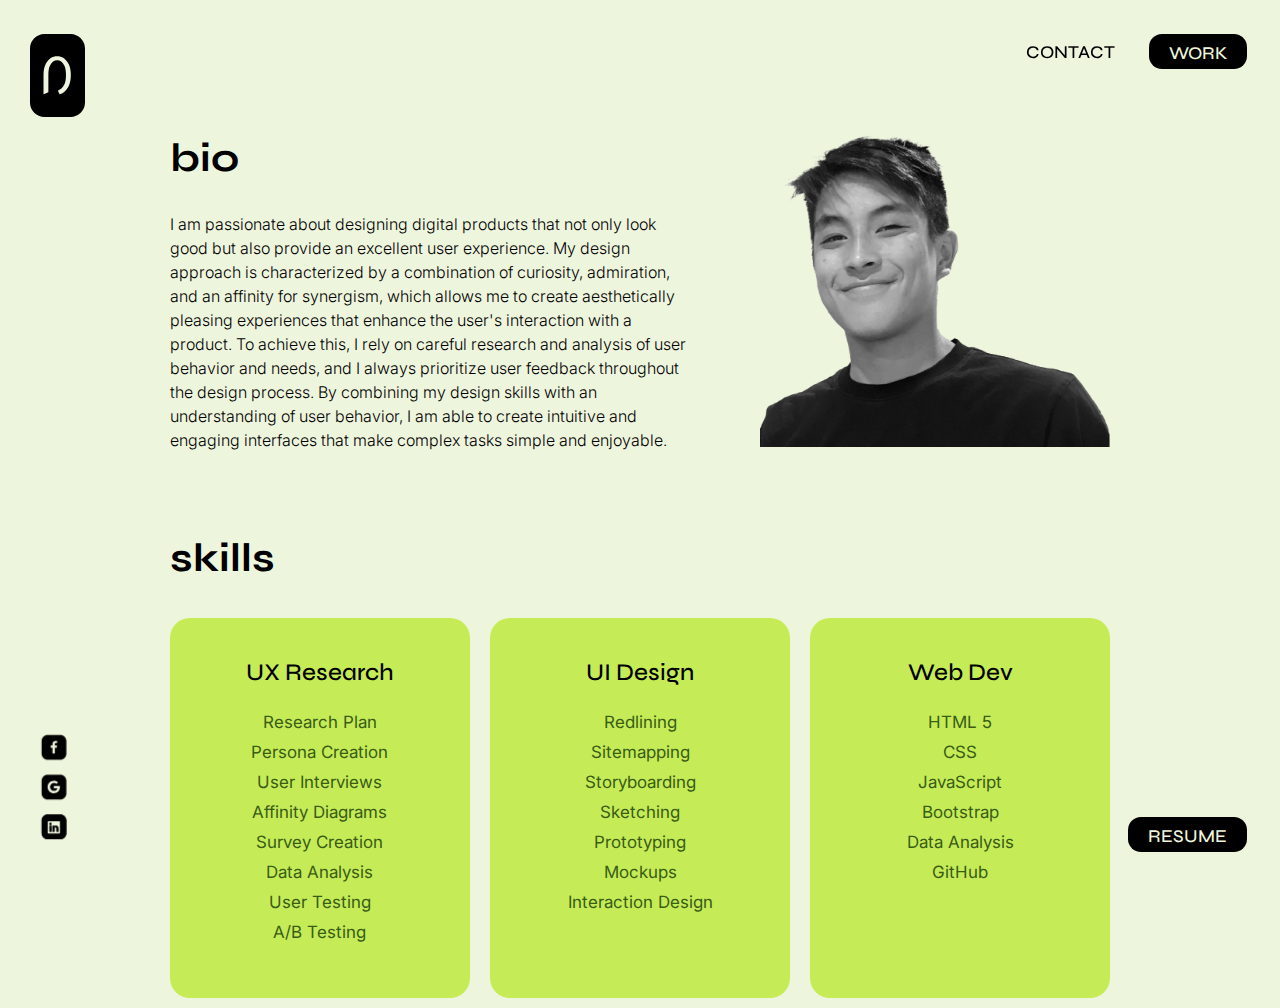
<file: about.html>
<!DOCTYPE html>
<html>
    <head>
        <title>About</title>
        <link rel="stylesheet" href="css/style_2.css">
        <a href="index.html"></a>
    </head>
    <body>  
        <header>
            <div>
                <img href="about.html" src="images/portfolio_logo.svg" alt="Nick Ly logo" class="logo">
            </div>
            <div>
                <img src="images/socials.2.svg" alt="socials" class="socials">
            </div>
            <div> 
                <button class="resume">RESUME</button>
            </div>
            <nav>
                <ul class="nav_links">
                    <li><a href="#" class="contact-btn">CONTACT</a></li>
                </ul>
                <a href="index.html#work" id="#work" class="work-btn">WORK</a>
            </nav>
                <div class="container">
                    <button class="hamburger">
                        <div class="bar"></div>
                    </button>
                </div>
            </header>

            <nav class="mobile-nav">
                <h3>nick_ly</h3>
                <a href="index.html#work" id="#work" class="m-work-btn">WORK</a>
                <a href="#"  class="m-resume-btn">RESUME</a>
                <a href="#">CONTACT</a>
                <img src="images/socials.svg" class="m-socials">
            </nav>
        
        <div class="hero-container">
            <div class="text">
                <h1>bio</h1>
                <p class="paragraph">
                    I am passionate about designing digital products that not only look good 
                    but also provide an excellent user experience. My design approach is 
                    characterized by a combination of curiosity, admiration, and an affinity 
                    for synergism, which allows me to create aesthetically pleasing experiences 
                    that enhance the user's interaction with a product. To achieve this, I rely 
                    on careful research and analysis of user behavior and needs, and I always 
                    prioritize user feedback throughout the design process. By combining my 
                    design skills with an understanding of user behavior, I am able to create 
                    intuitive and engaging interfaces that make complex tasks simple and enjoyable.
                </p>
                <h1 class="section-title">skills</h1>
            </div>
            <div class="image">
                <img src="images/Profile_Headshot.png" alt="Nick's Headshot" class="hero-image"> 
            </div>
        </div>

        <div class="contain">
            <div class="column">
                <h2>UX Research</h2>
                <ul class="list">
                    <li>Research Plan</li>
                    <li>Persona Creation</li>
                    <li>User Interviews</li>
                    <li>Affinity Diagrams</li>
                    <li>Survey Creation</li>
                    <li>Data Analysis</li>
                    <li>User Testing</li>
                    <li>A/B Testing</li>
                </ul>
            </div>
            <div class="column">
                <h2>UI Design</h2>
                <ul class="list">
                    <li>Redlining</li>
                    <li>Sitemapping</li>
                    <li>Storyboarding</li>
                    <li>Sketching</li>
                    <li>Prototyping</li>
                    <li>Mockups</li>
                    <li>Interaction Design</li>
                </ul>
            </div>
            <div class="column">
                <h2>Web Dev</h2>
                <ul class="list">
                    <li>HTML 5</li>
                    <li>CSS</li>
                    <li>JavaScript</li>
                    <li>Bootstrap</li>
                    <li>Data Analysis</li>
                    <li>GitHub</li>
                </ul>
            </div>
        </div>

    </body>
    <script src="js/index.js"></script>
</html>
</file>
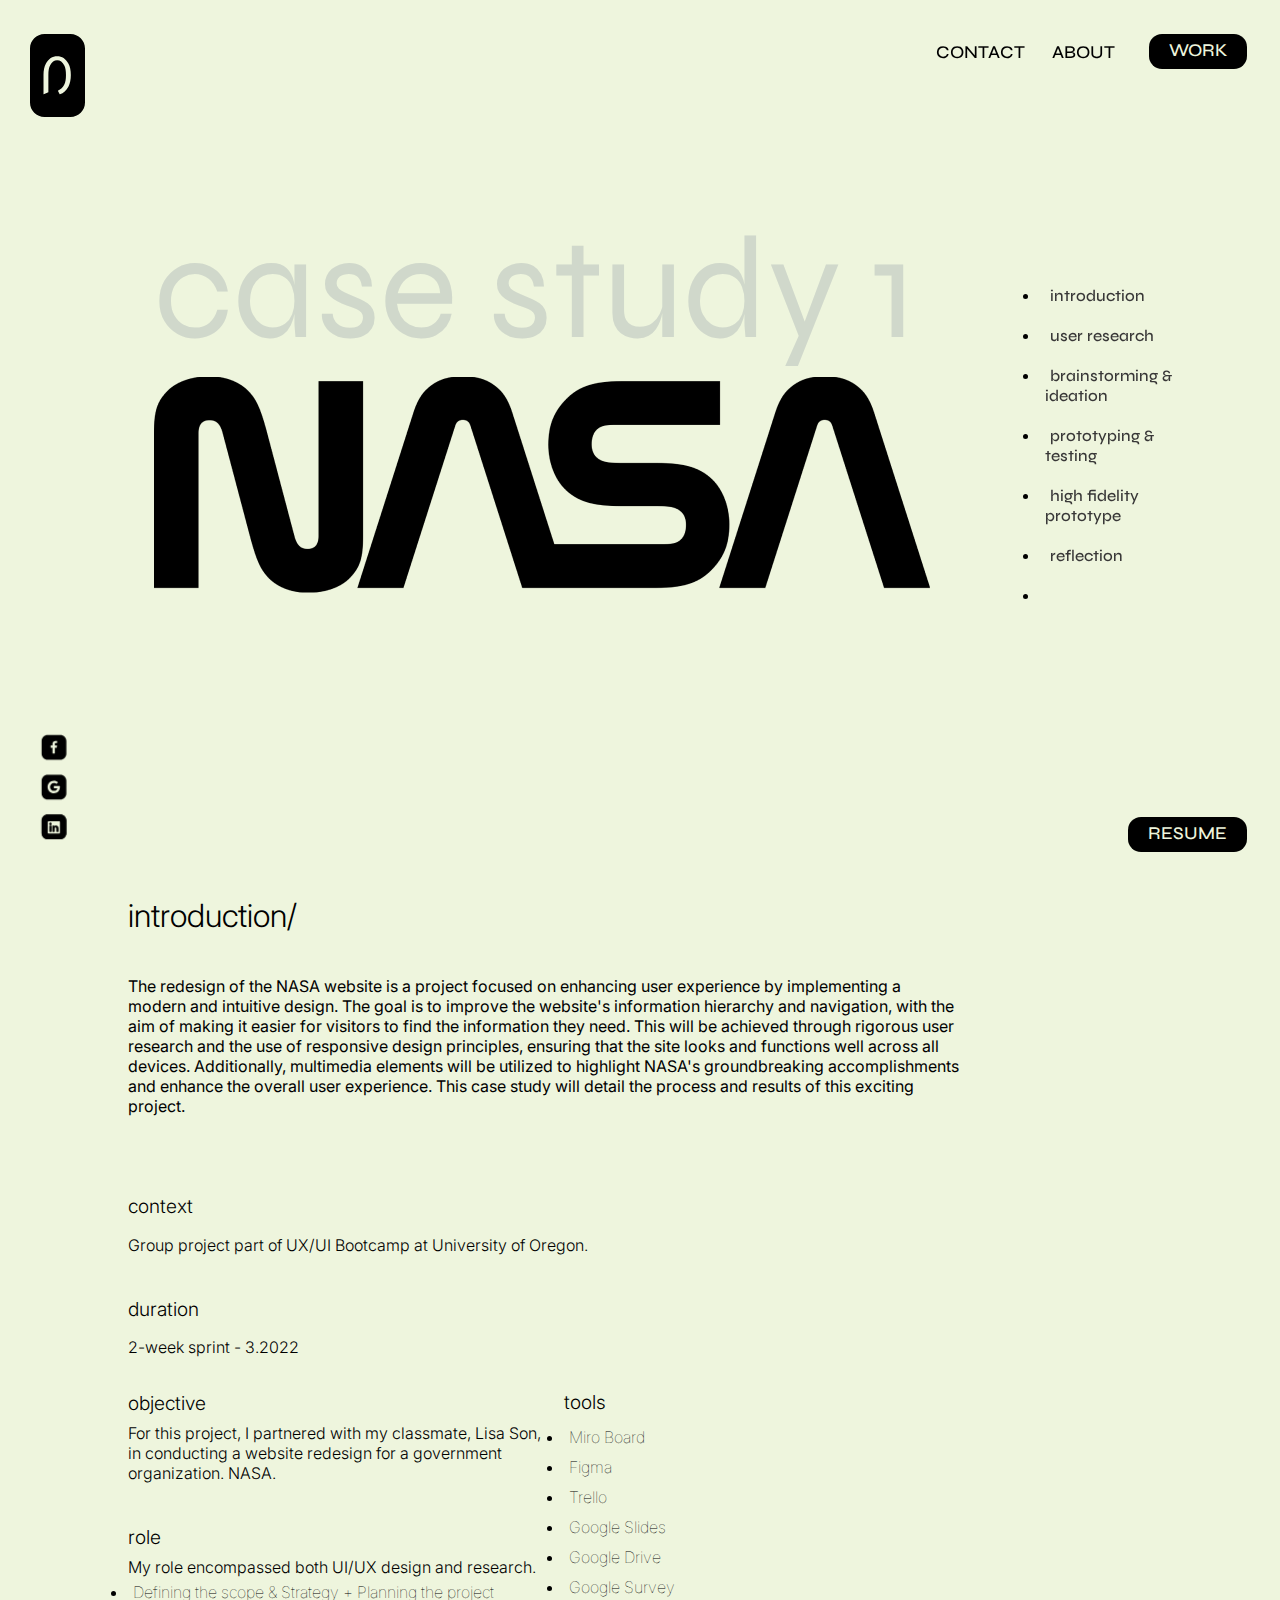
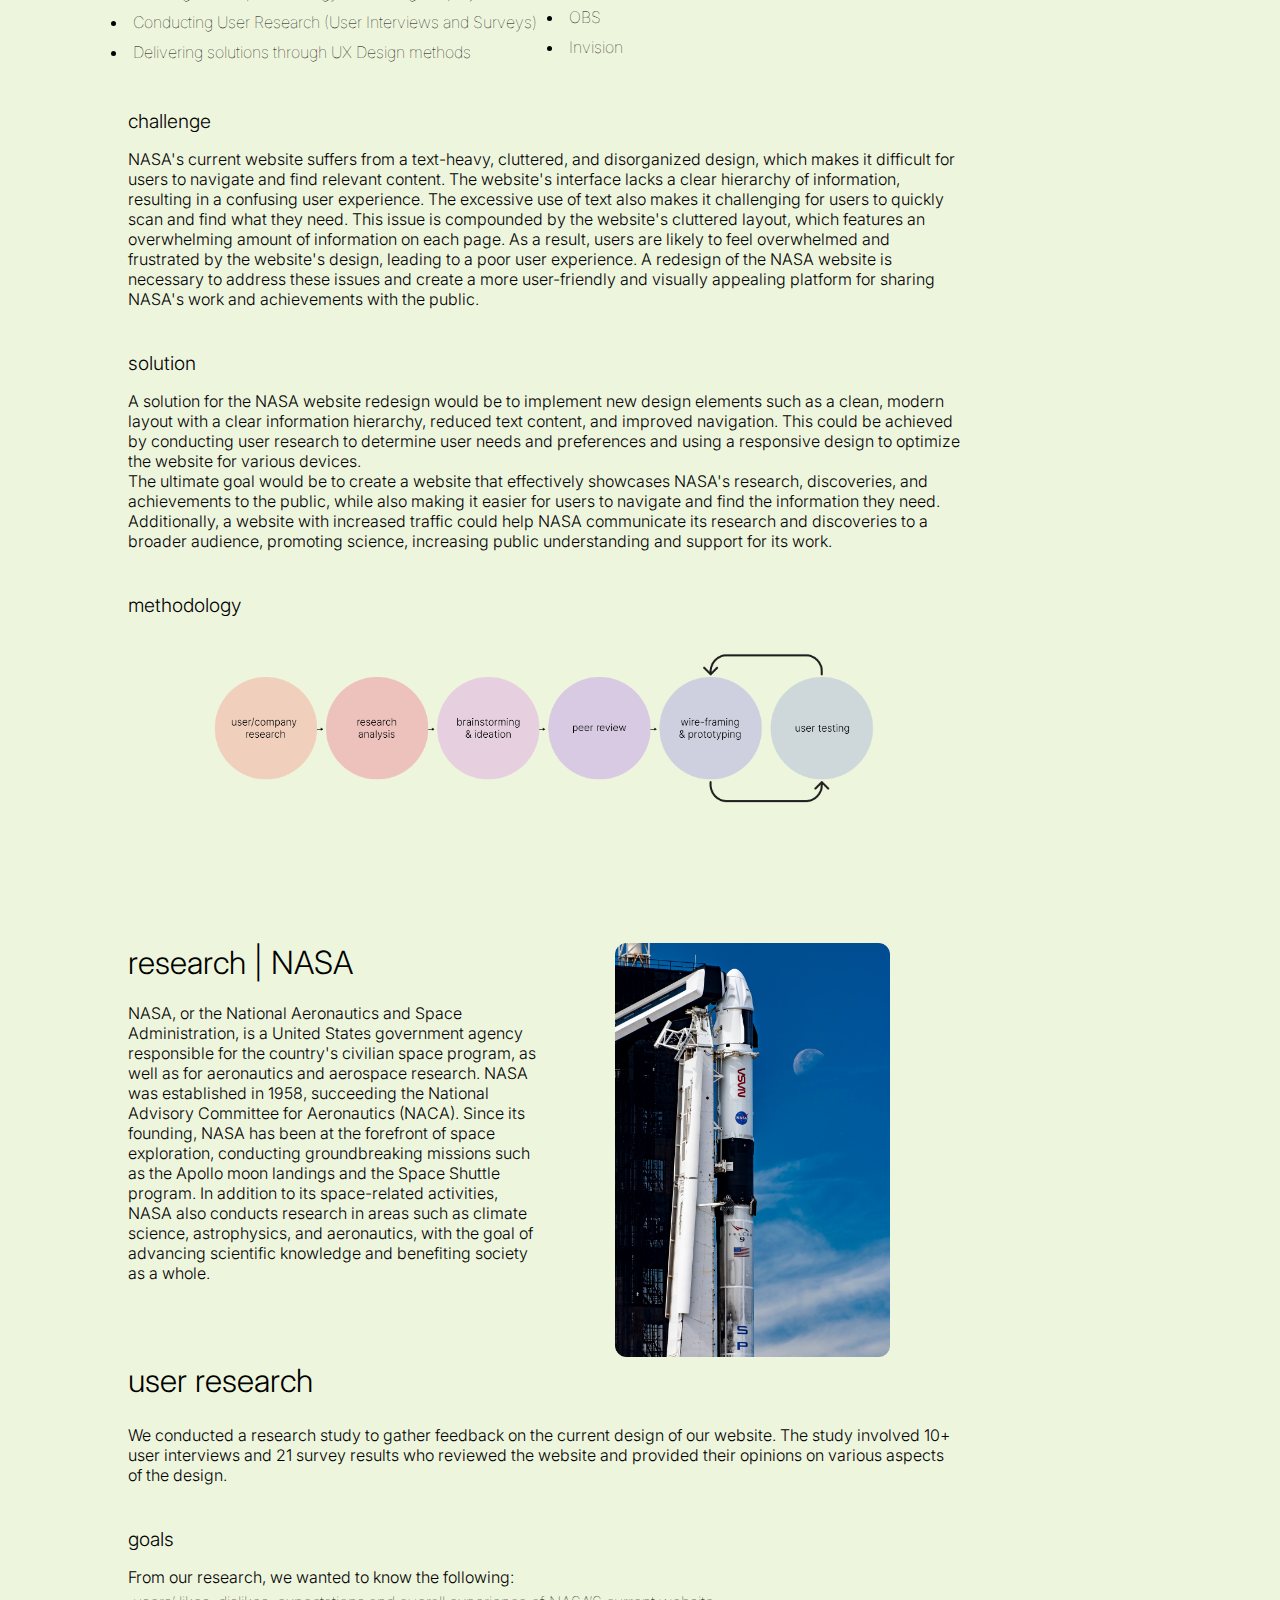
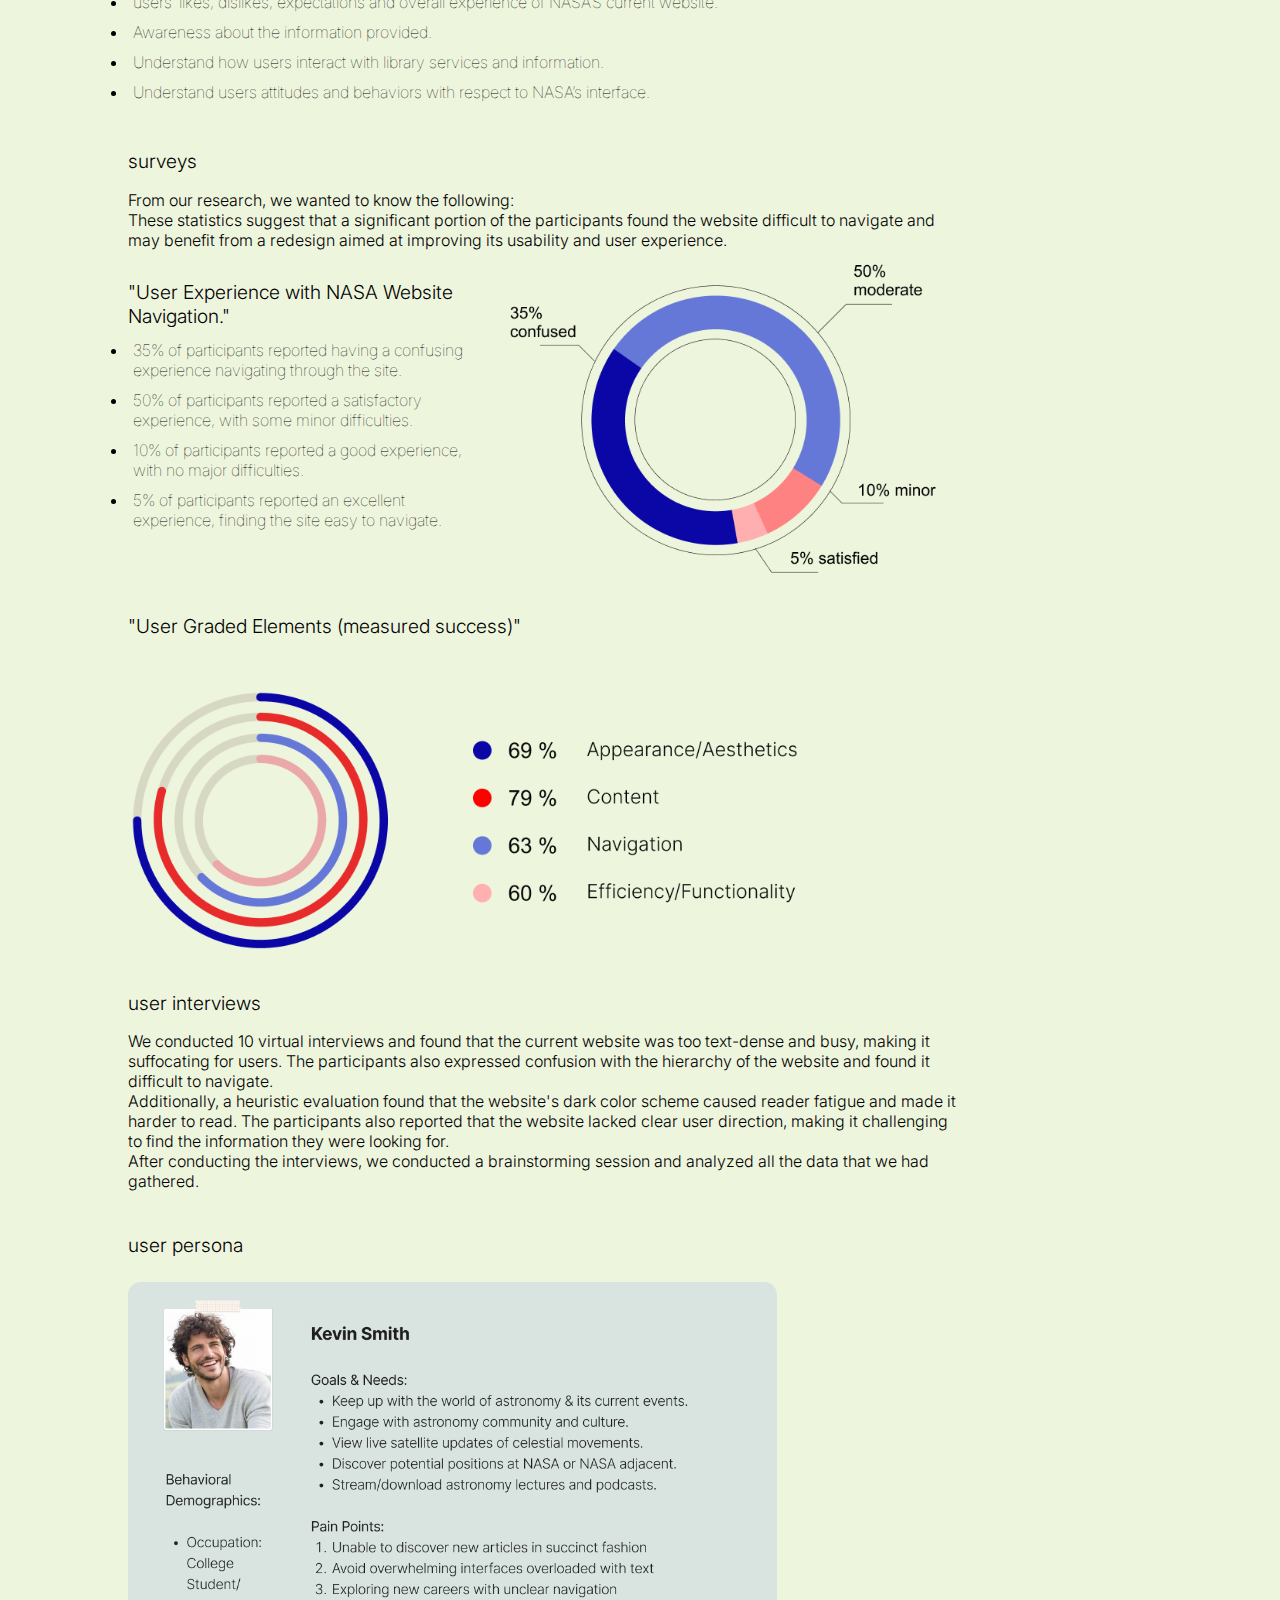
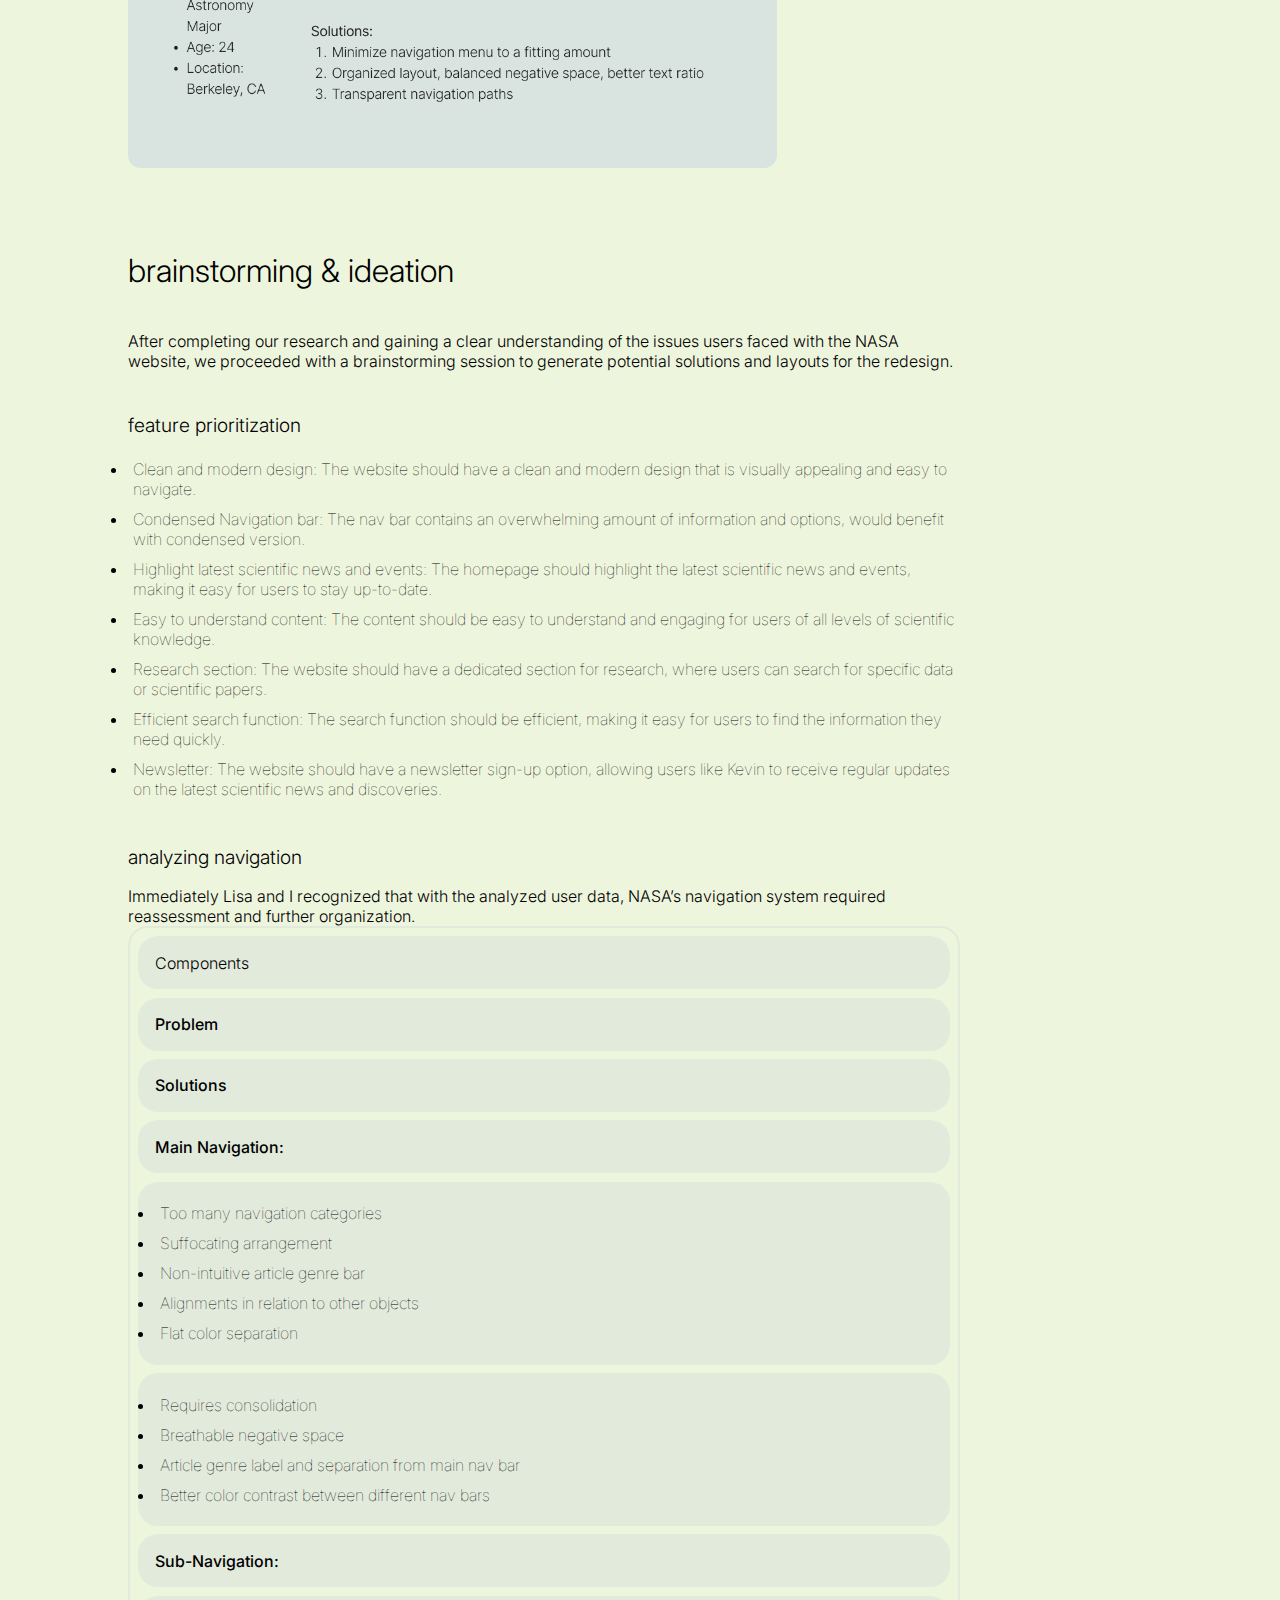
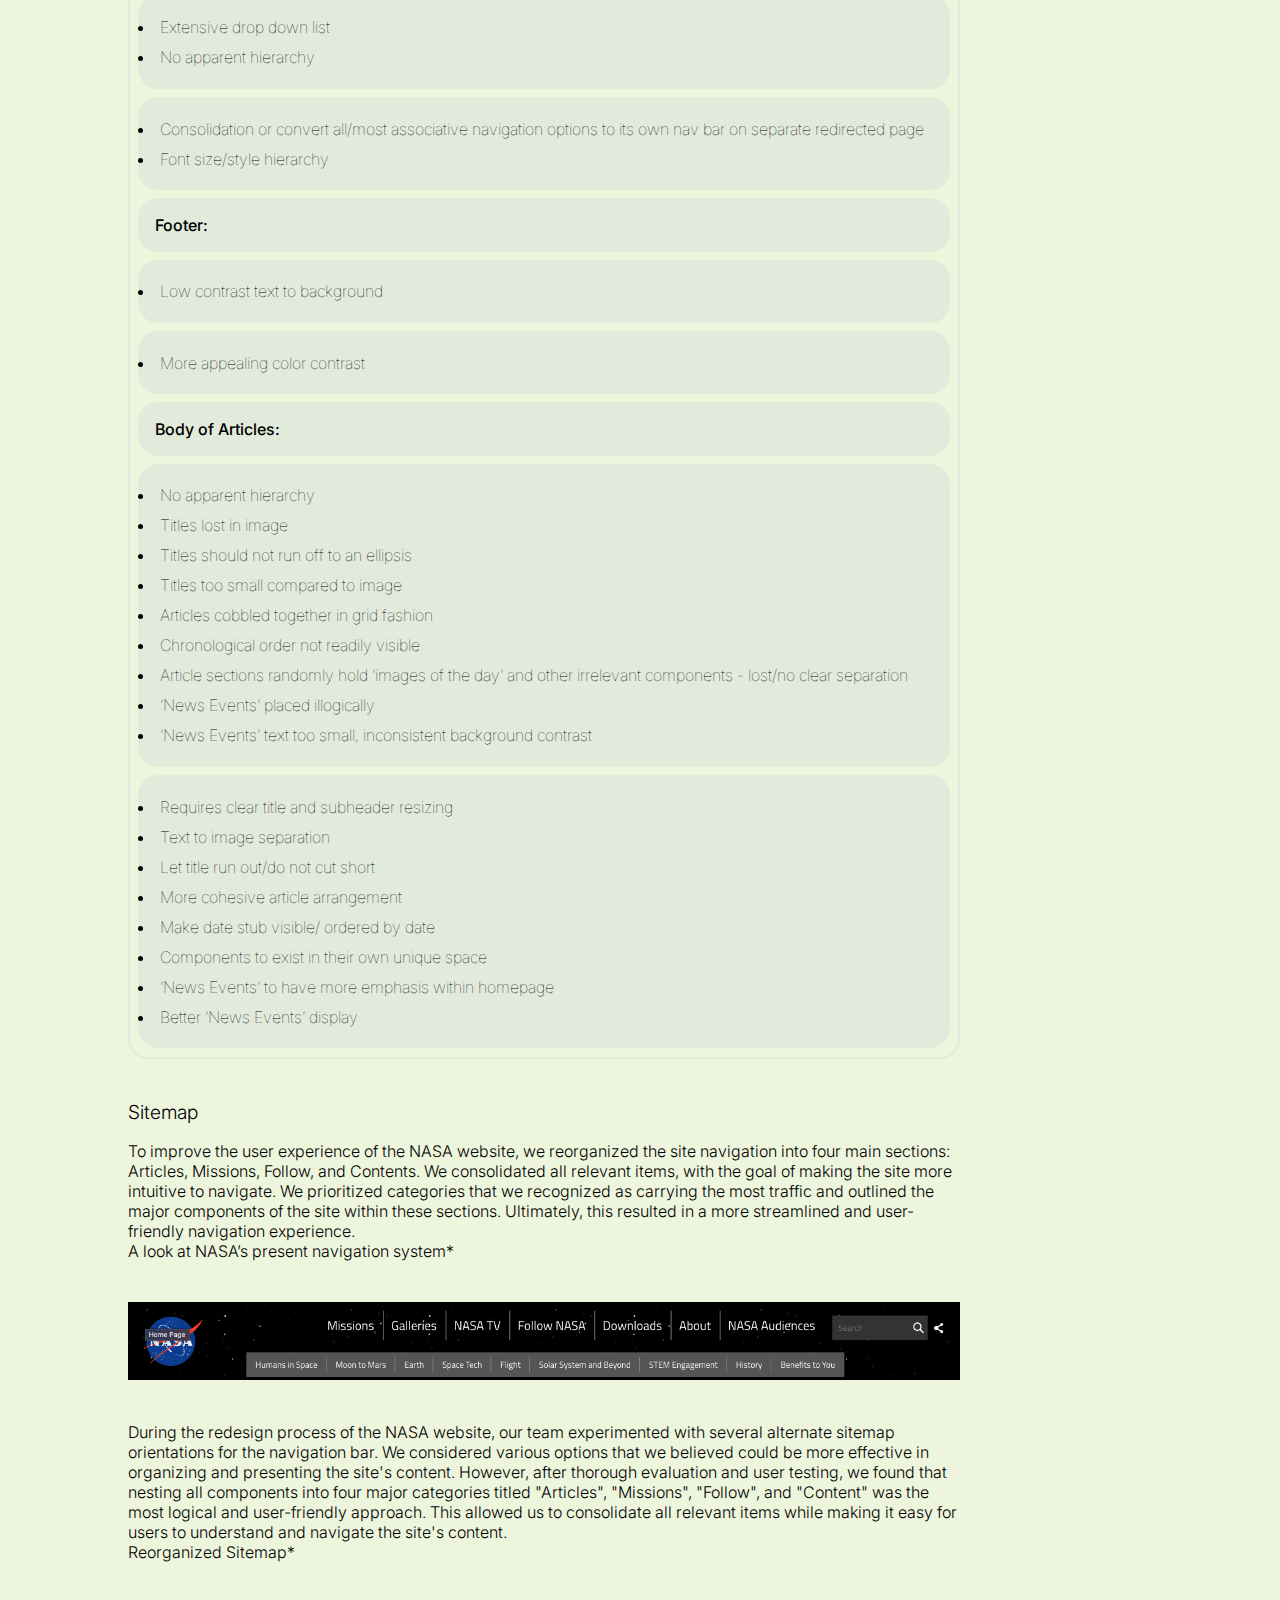
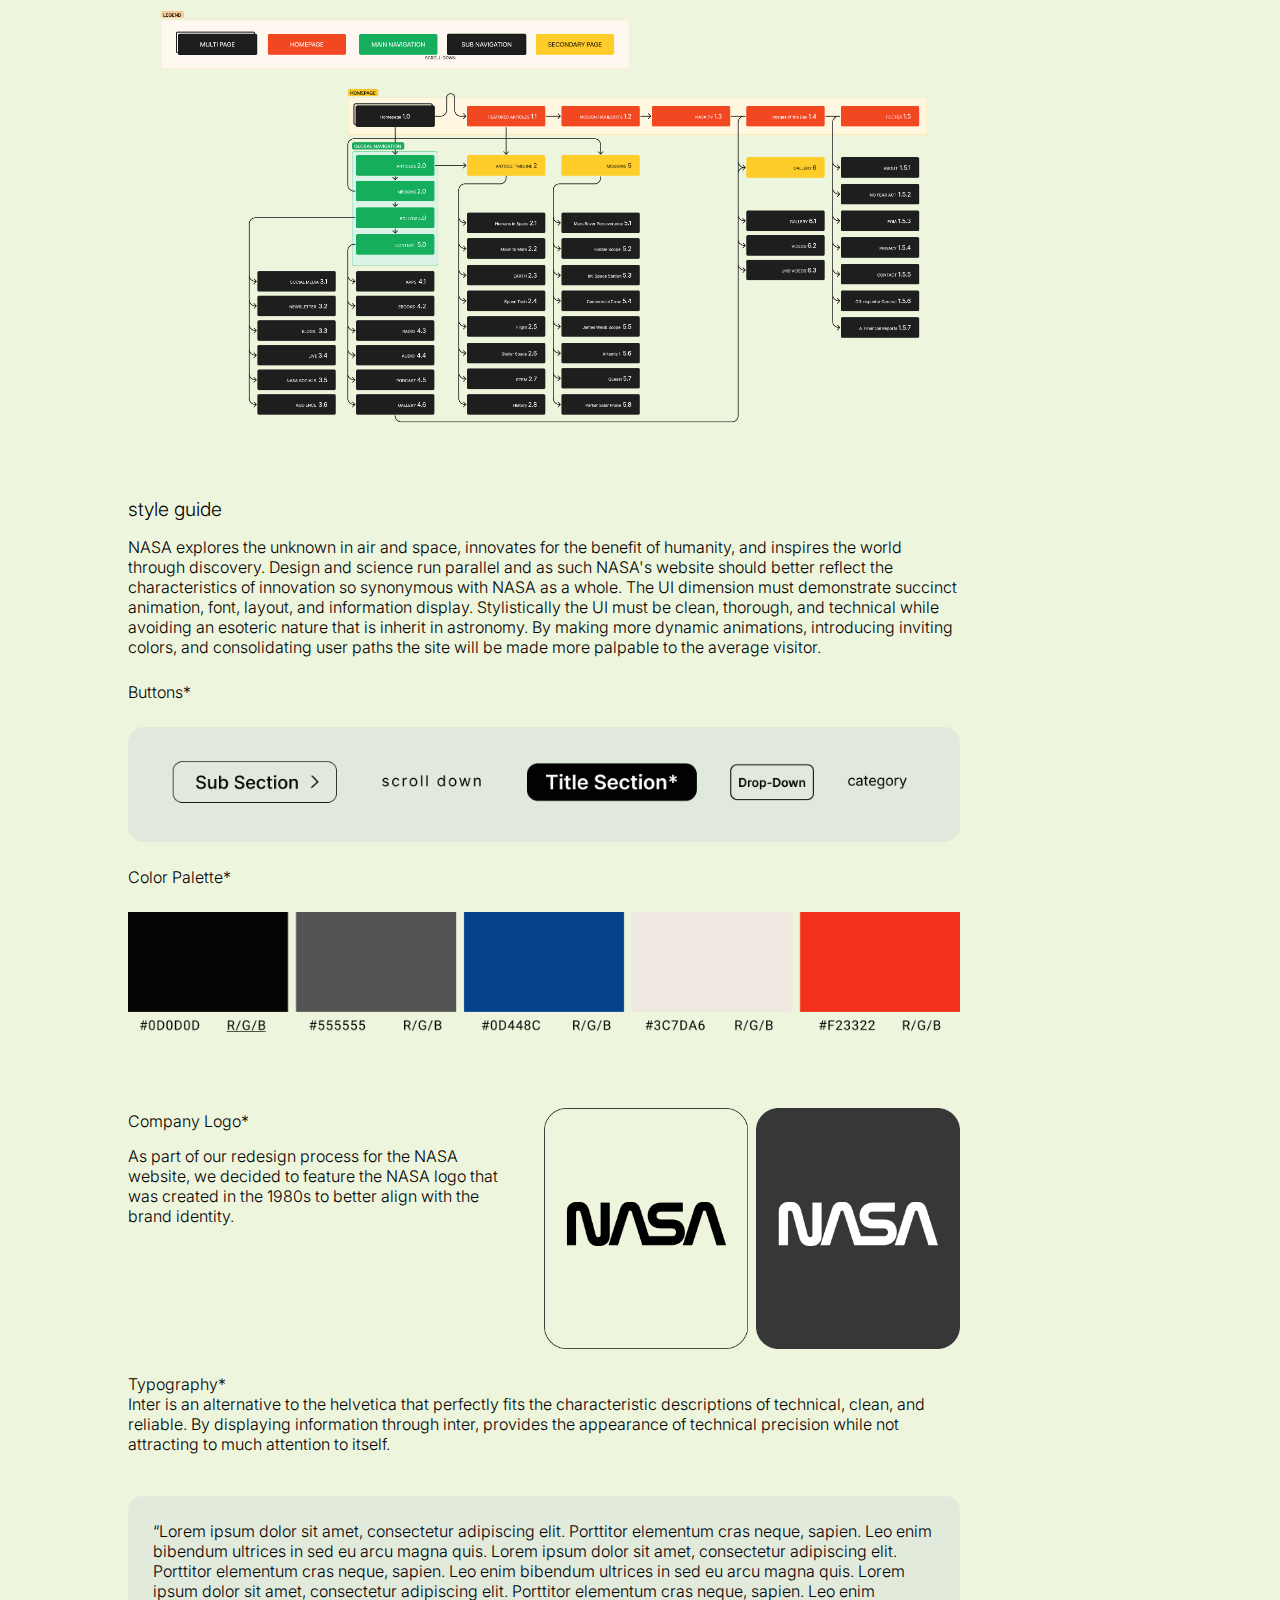
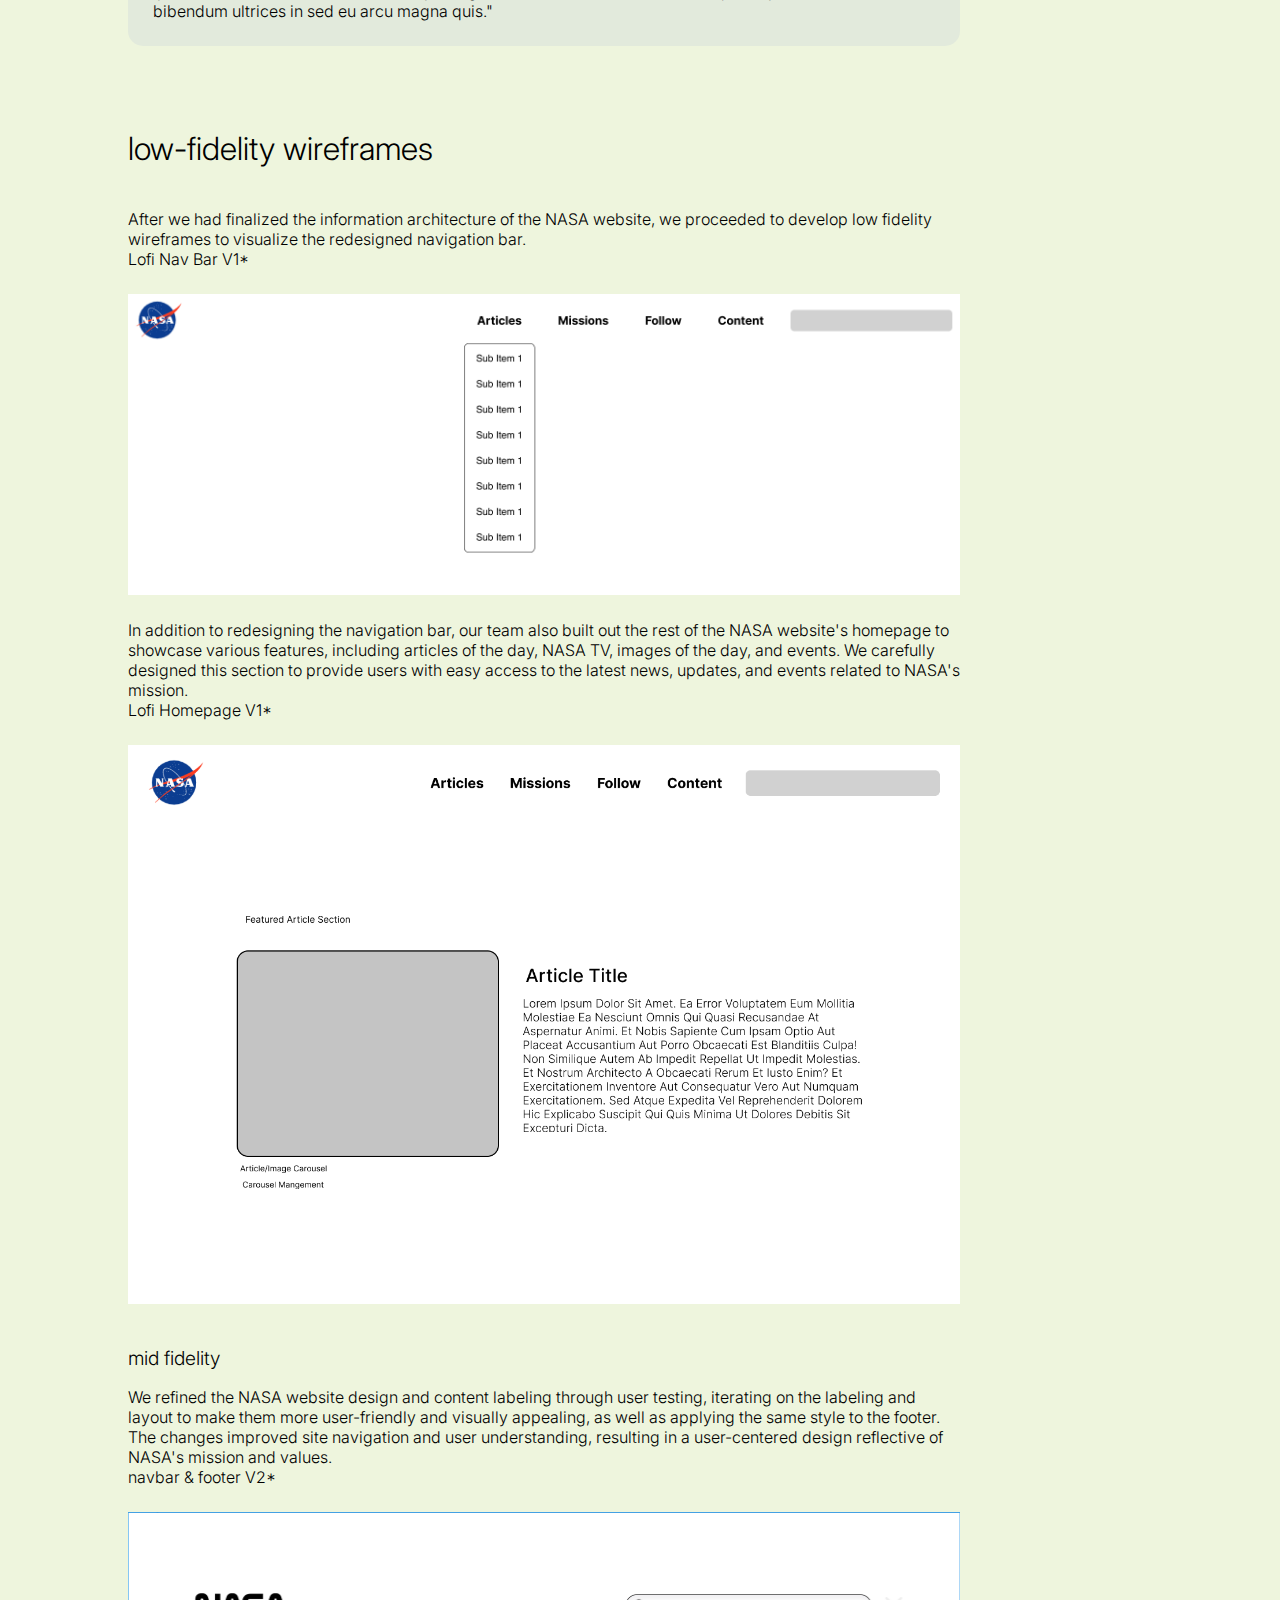
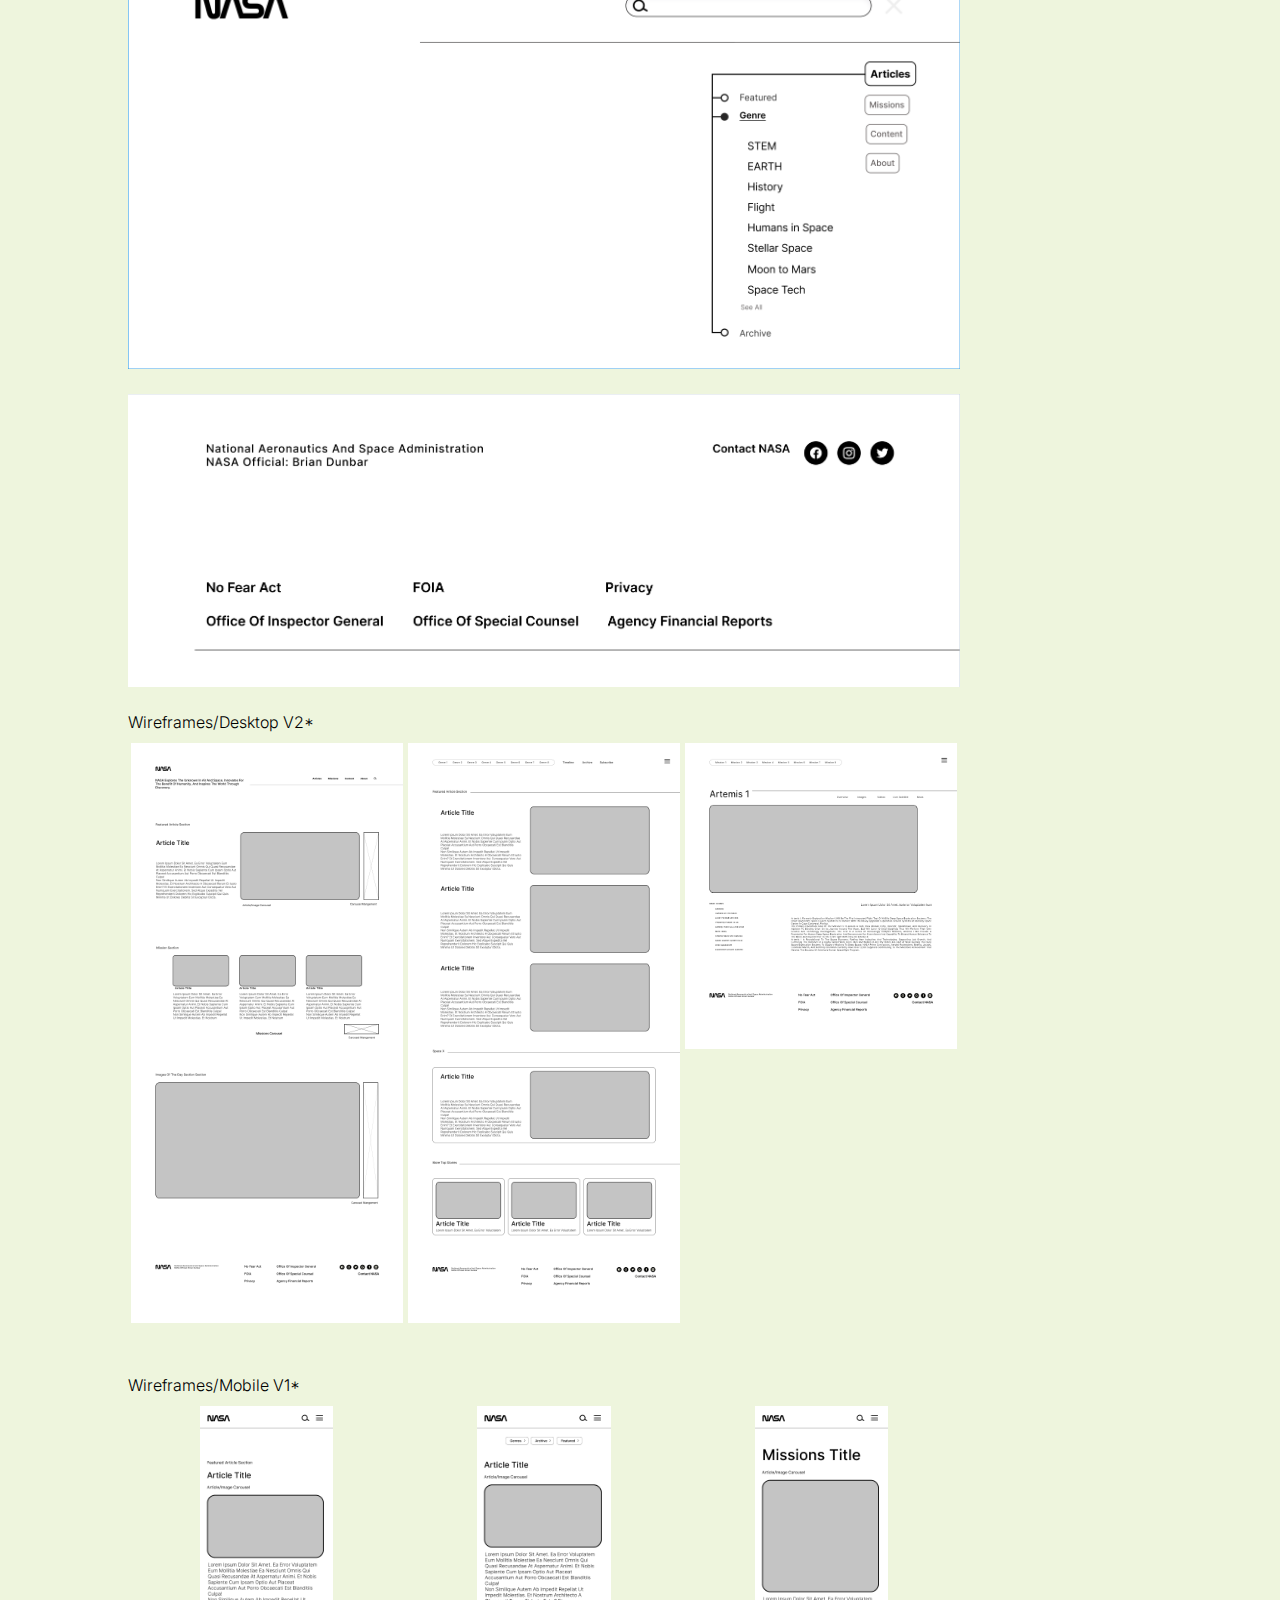
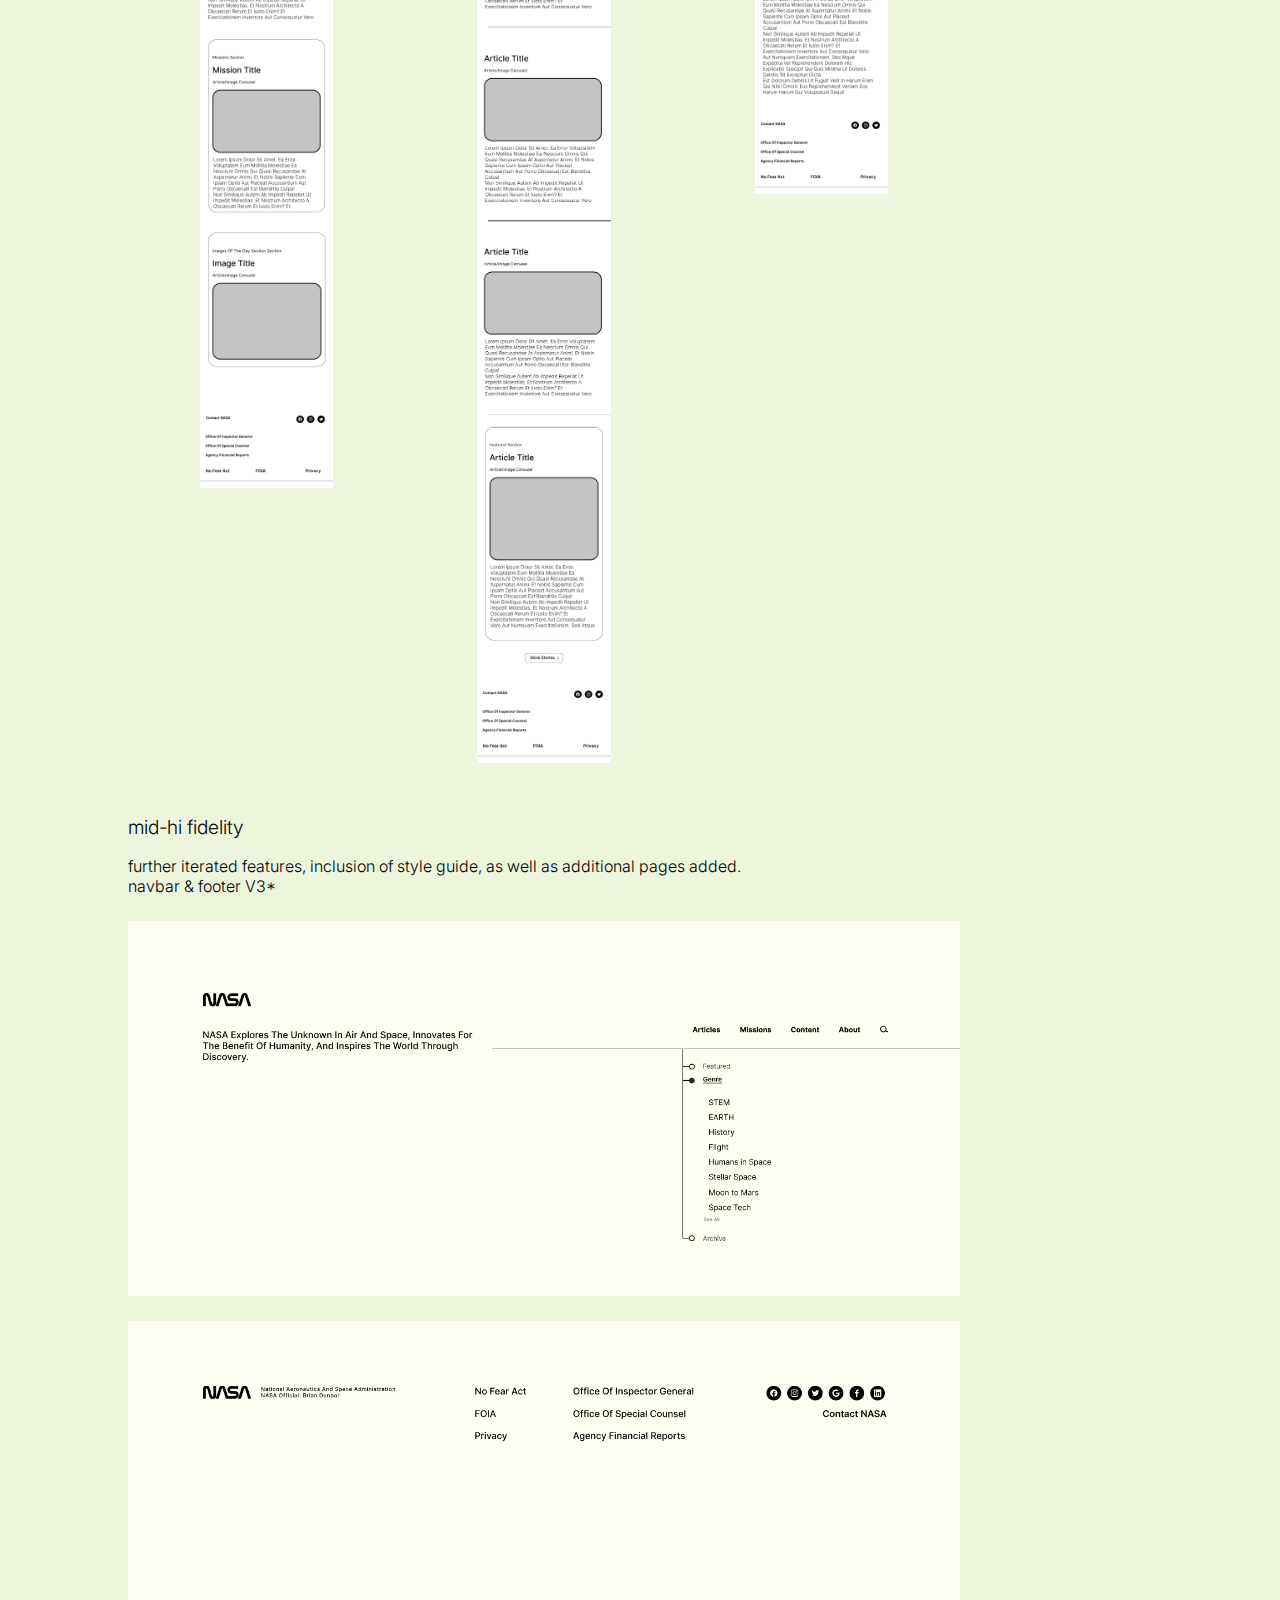
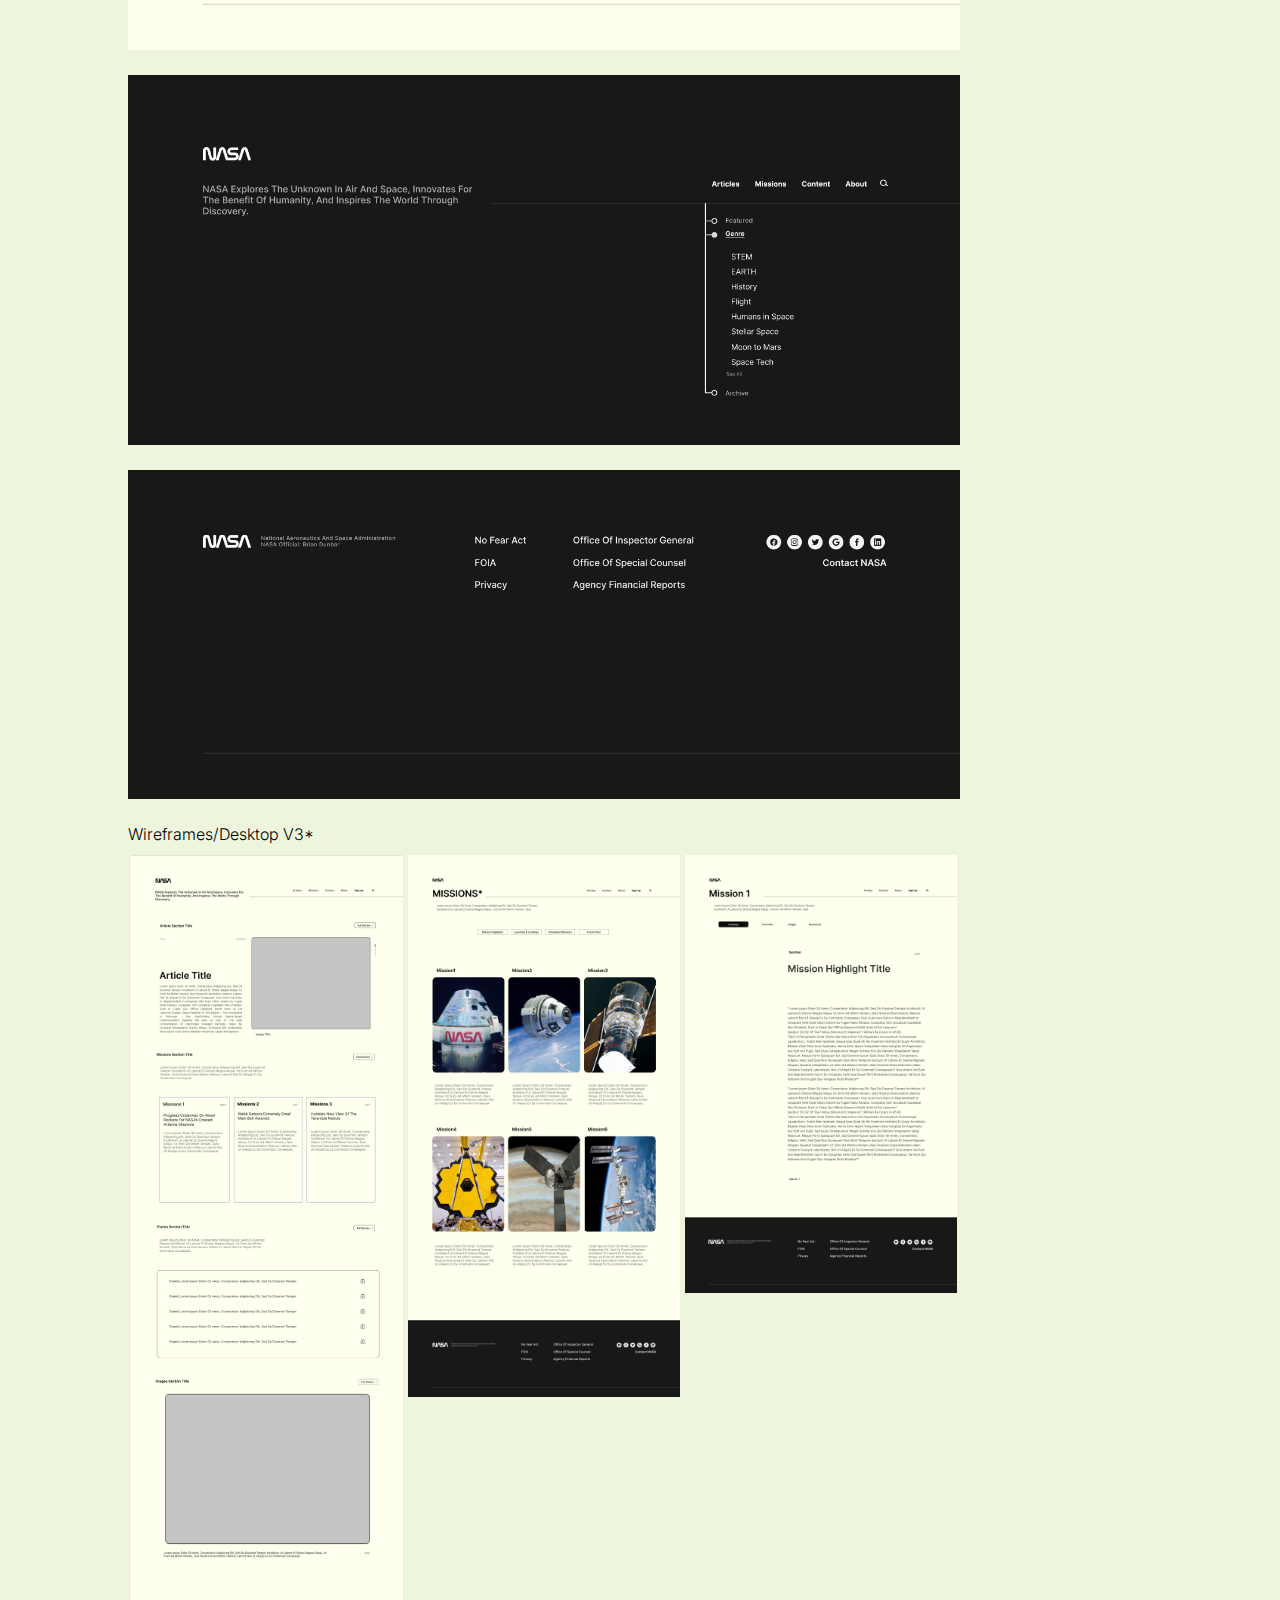
<file: project1.html>
<!DOCTYPE html>
<html lang="en">
<head>
    <meta charset="UTF-8">
    <meta http-equiv="X-UA-Compatible" content="IE=edge">
    <meta name="viewport" content="width=device-width, initial-scale=1.0">
    <title>UXUI Homework 20</title>
    <link href="https://cdn.jsdelivr.net/npm/bootstrap@5.3.0-alpha3/dist/css/bootstrap.min.css" rel="stylesheet" integrity="sha384-KK94CHFLLe+nY2dmCWGMq91rCGa5gtU4mk92HdvYe+M/SXH301p5ILy+dN9+nJOZ" crossorigin="anonymous">
    <link rel="stylesheet" href="css/style_3.min.css" type="text/css">

    <link href="images/portfolio_logo.svg" rel="icon">
</head>

<body>
    <header>
        <div class="contained">
            <button class="hamburger">
                <div class="bar"></div>
            </button>
        </div>
        <div>
            <img src="images/portfolio_logo.svg" alt="Nick Ly logo" class="logo">
        </div>
        <div>
            <img src="images/socials.2.svg" alt="socials" class="socials">
        </div>
        <div> 
            <button class="resume">RESUME</button>
        </div>
        <nav>
            <ul class="nav_links">
                <li><a href="#" class="contact-btn">CONTACT</a></li>
                <li><a href="about.html" class="about-btn">ABOUT</a></li>
            </ul>
            <a href="index.html#work" class="work-btn">WORK</a>
        </nav>
    </header>

    <div class="title">
        <div class="case-top"><p class="case">case study 1</p></div>
        <div class="project-logo"><img src="images/nasa_logo.png"></div>
    </div>

    <div class="subnav">
        <ul class="nav flex-column">
            <li class="nav-item">
            <a class="nav-link active" href="#intro">introduction</a>
            </li>
            <li class="nav-item">
            <a class="nav-link" href="#research">user research</a>
            </li>
            <li class="nav-item">
            <a class="nav-link" href="#ideation">brainstorming & ideation</a>
            </li>
            <li class="nav-item">
            <a class="nav-link" href="#testing">prototyping & testing</a>
            </li>
            <li class="nav-item">
            <a class="nav-link" href="#hifi">high fidelity prototype</a>
            </li>
            <li class="nav-item">
            <a class="nav-link" href="#reflect">reflection</a>
            </li>
            <li class="nav-item">
            <a class="nav-link disabled" href="#" tabindex="-1" aria-disabled="true"></a>
            </li>
        </ul>
    </div>
    <nav class="mobile-nav">
        <h4>nick_ly</h4>
        <a href="index.html#work" id="#work" class="m-work-btn">WORK</a>
        <a href="#"  class="m-resume-btn">RESUME</a>
        <a href="about.html" class="m-about-btn">ABOUT</a>
        <a href="#">CONTACT</a>
        <img src="images/socials.svg" class="m-socials" alt="">
    </nav>

    <div id="intro" class="intro">
        <h1>introduction/</h1>
        <p>The redesign of the NASA website is a project focused on enhancing user experience by implementing a modern and intuitive design. The goal is to improve the website's information hierarchy and navigation, with the aim of making it easier for visitors to find the information they need. This will be achieved through rigorous user research and the use of responsive design principles, ensuring that the site looks and functions well across all devices. Additionally, multimedia elements will be utilized to highlight NASA's groundbreaking accomplishments and enhance the overall user experience. This case study will detail the process and results of this exciting project.
        </p>
    </div>

    <div class="container-0">
        <div class="row">
          <div class="col-sm">
            <h2>context</h2>
            Group project part of UX/UI Bootcamp at University of Oregon.
          </div>
          <div class="col-sm">
            <h2>duration</h2>
            2-week sprint - 3.2022
          </div>
        </div>
    </div>

    
    <div class="container-1">
          <div class="objective">
            <h2>objective</h2>
            <p class="obj-txt">For this project, I partnered with my classmate, Lisa Son, in conducting a website redesign for a government organization. NASA.</p>
                <h2>role</h2>
                My role encompassed both UI/UX design and research.
                <ul class="">
                <li>Defining the scope & Strategy + Planning the project</li>
                <li>Conducting User Research (User Interviews and Surveys)</li>
                <li>Delivering solutions through UX Design methods</li>
                </ul>
            </div>
          <div class="tools">
            <h2>tools</h2>
            <ul class="">
                <li>Miro Board</li>
                <li>Figma</li>
                <li>Trello</li>
                <li>Google Slides</li>
                <li>Google Drive</li>
                <li>Google Survey</li>
                <li>OBS</li>
                <li>Invision</li>
            </ul>
          </div>
    </div> 

      <div class="container-2">
        <h2>challenge</h2>
        <p>NASA's current website suffers from a text-heavy, cluttered, and disorganized design, which makes it difficult for users to navigate and find relevant content. The website's interface lacks a clear hierarchy of information, resulting in a confusing user experience. The excessive use of text also makes it challenging for users to quickly scan and find what they need. This issue is compounded by the website's cluttered layout, which features an overwhelming amount of information on each page. As a result, users are likely to feel overwhelmed and frustrated by the website's design, leading to a poor user experience. A redesign of the NASA website is necessary to address these issues and create a more user-friendly and visually appealing platform for sharing NASA's work and achievements with the public.
        </p>
      </div>

      <div class="container-3">
        <h2>solution</h2>
        <p>A solution for the NASA website redesign would be to implement new design elements such as a clean, modern layout with a clear information hierarchy, reduced text content, and improved navigation. This could be achieved by conducting user research to determine user needs and preferences and using a responsive design to optimize the website for various devices.
        </p>
        <p>The ultimate goal would be to create a website that effectively showcases NASA's research, discoveries, and achievements to the public, while also making it easier for users to navigate and find the information they need.  Additionally, a website with increased traffic could help NASA communicate its research and discoveries to a broader audience, promoting science,  increasing public understanding and support for its work.
        </p>
      </div>

      <div class="container-4">
        <h2>methodology</h2>
        <img src="images/methodology.png" alt="" class="image-1">
      </div>

      <div id="research" class="container-5">
        <div class="r-nasa">
            <h1 style="margin-top: 10%;">research | NASA</h1>
            <p class="r-nasa-txt">NASA, or the National Aeronautics and Space Administration, is a United States government agency responsible for the country's civilian space program, as well as for aeronautics and aerospace research. NASA was established in 1958, succeeding the National Advisory Committee for Aeronautics (NACA). Since its founding, NASA has been at the forefront of space exploration, conducting groundbreaking missions such as the Apollo moon landings and the Space Shuttle program. In addition to its space-related activities, NASA also conducts research in areas such as climate science, astrophysics, and aeronautics, with the goal of advancing scientific knowledge and benefiting society as a whole.
            </p>
        </div>
        <div>
            <img src="images/research:nasa:img.png" alt="" class="image-2">
        </div>
      </div>

      <div class="container-6">
        <h1 class="user-title">user research</h1>
        <p>We conducted a research study to gather feedback on the current design of our website. The study involved 10+ user interviews and 21 survey results who reviewed the website and provided their opinions on various aspects of the design.
        </p>
      </div>
      
      <div class="container-7">
        <h2>goals</h2>
        From our research, we wanted to know the following:        
        <ul class="list">
        <li>users’ likes, dislikes, expectations and overall experience of NASA’S current website.</li>
        <li>Awareness about the information provided.</li>
        <li>Understand how users interact with library services and information.</li>
        <li>Understand users attitudes and behaviors with respect to NASA’s interface.</li>
        </ul>
      </div> 

      <div class="container-8">
        <h2>surveys</h2>
        <p>From our research, we wanted to know the following:</p>
        <p>These statistics suggest that a significant portion of the participants found the website difficult to navigate and may benefit from a redesign aimed at improving its usability and user experience.</p> 
      </div> 

      <div class="container-9">
        <div class="survey-txt">
            <h2>"User Experience with NASA Website Navigation."</h2>
            <ul class="list">
                <li>35% of participants reported having a confusing experience navigating through the site.</li>
                <li>50% of participants reported a satisfactory experience, with some minor difficulties.</li>
                <li>10% of participants reported a good experience, with no major difficulties.</li>
                <li>5% of participants reported an excellent experience, finding the site easy to navigate.</li>
                </ul>
        </div>
        <div>
            <img src="images/Donut Chart.png" alt="" class="image-3">  
        </div> 
        </div>
       
       <div class="container-10">
        <h2>"User Graded Elements (measured success)"</h2>
        <img src="images/circlechart.png" alt="" class="image-4">    
       </div>

       <div class="container-11">
            <h2>user interviews</h2>
            <p>We conducted 10 virtual interviews and found that the current website was too text-dense and busy, making it suffocating for users. The participants also expressed confusion with the hierarchy of the website and found it difficult to navigate.
            </p>
            <p>Additionally, a heuristic evaluation found that the website's dark color scheme caused reader fatigue and made it harder to read. The participants also reported that the website lacked clear user direction, making it challenging to find the information they were looking for.
            </p>
            <p>After conducting the interviews, we conducted a brainstorming session and analyzed all the data that we had gathered.
            </p>
       </div> 

       <div class="container-12">
            <h2>user persona</h2>
            <img src="images/persona.png" alt="" class="persona-img">
       </div>
       
       <div id="ideation" class="container-13">
        <h1 style="padding-top: 5%;">brainstorming & ideation</h1>
        <p>After completing our research and gaining a clear understanding of the issues users faced with the NASA website, we proceeded with a brainstorming session to generate potential solutions and layouts for the redesign.
        </p>
       </div>
       
       <div class="container-14">
            <h2>feature prioritization</h2>
            <ul class="feat">
                <li>Clean and modern design: The website should have a clean and modern design that is visually appealing and easy to navigate.</li>
                <li>Condensed Navigation bar: The nav bar contains an overwhelming amount of information and options, would benefit with condensed version.</li>
                <li>Highlight latest scientific news and events: The homepage should highlight the latest scientific news and events, making it easy for users to stay up-to-date.</li>
                <li>Easy to understand content: The content should be easy to understand and engaging for users of all levels of scientific knowledge.</li>
                <li>Research section: The website should have a dedicated section for research, where users can search for specific data or scientific papers.</li>
                <li>Efficient search function: The search function should be efficient, making it easy for users to find the information they need quickly.</li>
                <li>Newsletter: The website should have a newsletter sign-up option, allowing users like Kevin to receive regular updates on the latest scientific news and discoveries.</li>
            </ul> 
       </div>

       <div class="container-15">
            <h2>analyzing navigation</h2>
            <p>Immediately Lisa and I recognized that with the analyzed user data, NASA’s navigation system required reassessment and further organization.
            </p>
            <div class="container">
                <div class="row">
                  <div class="col">Components</div>
                  <div class="col"><span>Problem</span></div>
                  <div class="col"><span>Solutions</span></div>
                     <div class="w-100"></div>
                  <div class="col"><span>Main Navigation:</span></div>
                  <div class="col">
                    <ul class="list">
                        <li>Too many navigation categories</li>
                        <li>Suffocating arrangement</li>
                        <li>Non-intuitive article genre bar</li>
                        <li>Alignments in relation to other objects</li>
                        <li>Flat color separation</li>
                    </ul></div>
                  <div class="col">
                    <ul class="list">
                        <li>Requires consolidation</li>
                        <li>Breathable negative space</li>
                        <li>Article genre label and separation from main nav bar</li>
                        <li>Better color contrast between different nav bars</li>
                    </ul></div>
                    <div class="w-100"></div>
                  <div class="col"><span>Sub-Navigation:</span></div>
                  <div class="col">
                    <ul class="list">
                        <li>Extensive drop down list</li>
                        <li>No apparent hierarchy</li>
                    </ul></div>
                  <div class="col">
                    <ul class="list">
                        <li>Consolidation or convert all/most associative navigation options to its own nav bar on separate redirected page</li>
                        <li>Font size/style hierarchy</li>
                    </ul></div>
                    <div class="w-100"></div>
                  <div class="col"><span>Footer:</span></div>
                  <div class="col">
                    <ul class="list">
                        <li>Low contrast text to background</li>
                    </ul></div>
                  <div class="col">
                    <ul class="list">
                        <li>More appealing color contrast</li>
                    </ul></div>
                    <div class="w-100"></div>
                  <div class="col"><span>Body of Articles:</span></div>
                  <div class="col">
                    <ul class="list">
                        <li>No apparent hierarchy</li>
                        <li>Titles lost in image</li>
                        <li>Titles should not run off to an ellipsis</li>
                        <li>Titles too small compared to image</li>
                        <li>Articles cobbled together in grid fashion</li>
                        <li>Chronological order not readily visible</li>
                        <li>Article sections randomly hold ‘images of the day’ and other irrelevant components - lost/no clear separation</li>
                        <li>‘News Events’ placed illogically </li>
                        <li>‘News Events’ text too small, inconsistent background contrast</li>
                    </ul></div>
                  <div class="col">
                    <ul class="list">
                        <li>Requires clear title and subheader resizing</li>
                        <li>Text to image separation</li>
                        <li>Let title run out/do not cut short</li>
                        <li>More cohesive article arrangement</li>
                        <li>Make date stub visible/ ordered by date</li>
                        <li>Components to exist in their own unique space</li>
                        <li>‘News Events’ to have more emphasis within homepage</li>
                        <li>Better ‘News Events’ display</li>
                    </ul></div>
                </div>
              </div>
       </div>

       <div class="container-16">
            <h2>Sitemap</h2>
                <p>To improve the user experience of the NASA website, we reorganized the site navigation into four main sections: Articles, Missions, Follow, and Contents. We consolidated all relevant items, with the goal of making the site more intuitive to navigate. We prioritized categories that we recognized as carrying the most traffic and outlined the major components of the site within these sections. Ultimately, this resulted in a more streamlined and user-friendly navigation experience.
                </p>
                <p>A look at NASA’s present navigation system*</p>
            <img src="images/ognavbar.png" alt="" class="image-5">
                <p>During the redesign process of the NASA website, our team experimented with several alternate sitemap orientations for the navigation bar. We considered various options that we believed could be more effective in organizing and presenting the site's content. However, after thorough evaluation and user testing, we found that nesting all components into four major categories titled "Articles", "Missions", "Follow", and "Content" was the most logical and user-friendly approach. This allowed us to consolidate all relevant items while making it easy for users to understand and navigate the site's content.
                </p>
                <p>Reorganized Sitemap*</p>
            <img src="images/NASA SITEMAP REDESIGN.png" alt="" class="image-6">
       </div>
       
       <div class="container-17">
            <h2>style guide</h2>
            <p>NASA explores the unknown in air and space, innovates for the benefit of humanity, and inspires the world through discovery. Design and science run parallel and as such NASA's website should better reflect the characteristics of innovation so synonymous with NASA as a whole. The UI dimension must demonstrate succinct animation, font, layout, and information display. Stylistically the UI must be clean, thorough, and technical while avoiding an esoteric nature that is inherit in astronomy. By making more dynamic animations, introducing inviting colors, and consolidating user paths the site will be made more palpable to the average visitor.
            </p>
       </div>

       <div class="container-18">
        <p>Buttons*</p>
        <img src="images/buttons.png" alt="" class="image-7">
        <p>Color Palette*</p> 
        <img src="images/colors.png" alt="" class="image-8">
       </div>

       <div class="container-19">
            <div class="logo-txt">
                <p>Company Logo* </p>
                <p>As part of our redesign process for the NASA website, we decided to feature the NASA logo that was created in the 1980s to better align with the brand identity.</p>
            </div>
            <div>
                <img src="images/logos.png" alt="" class="image-9">
            </div>
       </div>

       <div class="container-20">
            <p>Typography* </p>
            <p>Inter is an alternative to the helvetica that perfectly fits the characteristic descriptions of technical, clean, and reliable. By displaying information through inter, provides the appearance of technical precision while not attracting to much attention to itself.
            </p>
            <div>
            <p class="lorem">“Lorem ipsum dolor sit amet, consectetur adipiscing elit. Porttitor elementum cras neque, sapien. Leo enim bibendum ultrices in sed eu arcu magna quis. Lorem ipsum dolor sit amet, consectetur adipiscing elit. Porttitor elementum cras neque, sapien. Leo enim bibendum ultrices in sed eu arcu magna quis. Lorem ipsum dolor sit amet, consectetur adipiscing elit. Porttitor elementum cras neque, sapien. Leo enim bibendum ultrices in sed eu arcu magna quis."
            </p>
            </div>
        </div>

        <div id="testing" class="container-21">
            <h1 style="padding-top: 5%;">low-fidelity wireframes</h1>
            <p>After we had finalized the information architecture of the NASA website, we proceeded to develop low fidelity wireframes to visualize the redesigned navigation bar.
            </p>
            <p>Lofi Nav Bar V1*</p>
            <img src="images/NASA Navigation.png" alt="" class="image-10">
            <p>In addition to redesigning the navigation bar, our team also built out the rest of the NASA website's homepage to showcase various features, including articles of the day, NASA TV, images of the day, and events. We carefully designed this section to provide users with easy access to the latest news, updates, and events related to NASA's mission.
            </p>
            <p>Lofi Homepage V1*</p>
            <img src="images/Proto Home.png" alt="" class="image-11">
        </div>

        <div class="container-22">
            <h2>mid fidelity</h2>
            <p>We refined the NASA website design and content labeling through user testing, iterating on the labeling and layout to make them more user-friendly and visually appealing, as well as applying the same style to the footer. The changes improved site navigation and user understanding, resulting in a user-centered design reflective of NASA's mission and values.
            </p>
            <p>navbar & footer V2*</p>
            <img src="images/v2navbar.png" alt="" class="image-12">
            <img src="images/v2footer.png" alt="" class="image-13">
            <p>Wireframes/Desktop V2*</p>
            <div class="mid-proto-img">
                <img src="images/Mid-Proto Home copy.png" alt="" class="image-14">
                <img src="images/Proto Article Page.png" alt="" class="image-15">
                <img src="images/Proto Article Page (1).png" alt="" class="image-16">
            </div>
            <p>Wireframes/Mobile V1*</p>
            <div class="mid-proto-img">
                <img src="images/Mobile.png" alt="" class="image-17">
                <img src="images/Mobile Article Page.png" alt="" class="image-18">
                <img src="images/Mobile Mission Page.png" alt="" class="image-19">
            </div>
        </div>

        <div class="container-22">
            <h2>mid-hi fidelity</h2>
            <p>further iterated features, inclusion of style guide, as well as additional pages added.
            </p>
            <p>navbar & footer V3*</p>
            <img src="images/DT NavBar Light.png" alt="" class="image-12">
            <img src="images/Footer Light.png" alt="" class="image-12">
            <img src="images/DT Navbar Dark.png" alt="" class="image-13">
            <img src="images/Footer Dark.png" alt="" class="image-13">
            <p>Wireframes/Desktop V3*</p>
            <div class="mid-proto-img">
                <img src="images/WIRE.png" alt="" class="image-16">
                <img src="images/WIRE 1.png" alt="" class="image-14">
                <img src="images/WIRE 2.png" alt="" class="image-15">
                <img src="images/WIRE 3.png" alt="" class="image-16">
                <img src="images/WIRE 4.png" alt="" class="image-16">
            </div>
            <p>Wireframes/Mobile V2*</p>
            <div class="mid-hi-proto-img">
                <img src="images/home.png" alt="" class="image-20">
                <img src="images/Mobile copy V3.png" alt="" class="image-20">
                <img src="images/Mobile-1.png" alt="" class="image-20">
                <img src="images/Mobile Mission Page v3.png" alt="" class="image-20"> 
                <img src="images/Mobile-2.png" alt="" class="image-20">
                <img src="images/Mobile Mission Page-1.png" alt="" class="image-20">
            </div>
        </div>

        <div class="container-23">
            <h1>usability testing</h1>
            <p>After further testing, we found that the changes we made to the NASA website, including the new navigation structure, and clear labeling, resulted in a cohesive and user-friendly design. Users were able to navigate through the site with ease, and we experienced little to no discrepancies in understanding the overarching layout of information.
            </p>
            <div class="container">
                <div class="row">
                  <div class="col"><span>Users</span></div>
                  <div class="col"><span>Notes</span></div>
                  <div class="w-100"></div>
                  <div class="col">S.Marks</div>
                  <div class="col">Experiences little to no discrepancies in achieving assigned tasks. Would like a different, more informative mission layout format that briefly describes mission purpose on missions page.</div>
                  <div class="w-100"></div>
                  <div class="col">G.Yo</div>
                  <div class="col">Appreciates design direction, believes it be very engaging. Had trouble finding a way back to homepage. +breadcrumbs</div>
                  <div class="w-100"></div>
                  <div class="col">N.Warner</div>
                  <div class="col">Does not fully understand NASA Events components, suggest a tool tip integration</div>
                  <div class="w-100"></div>
                  <div class="col">C.Vu</div>
                  <div class="col">Enjoys design direction, however believes there may be too much negative space. Also struggled finding way back to homepage +breadcrumb</div>
                  <div class="w-100"></div>
                  <div class="col">C.Enslow</div>
                  <div class="col">Experienced no trouble navigating and recognizing mostly all features, such as save function, add event function, and enjoyed animations.</div>
                  <div class="w-100"></div>
                  <div class="col">J.Roman</div>
                  <div class="col">Loves subscription page overlay. Struggled with finding his way home. Require breadcrumb feature</div>
                  <div class="w-100"></div>
                  <div class="col">K.Lan</div>
                  <div class="col">Like aura color blob. Would like more image descriptions on images of the day/ article images.</div>
                  <div class="w-100"></div>
                </div>
              </div>
        </div>

        <div id="hifi" class="container-24">
            <div class="mobile-txt">
                <h1 style="padding-top: 5%;">high fidelity prototype</h1>
                <p>Desktop prototype*</p>
                <p>After multiple rounds of testing and iterations on the low & mid-fidelity wireframes, we created a high-fidelity version of the NASA website. This version included refined design elements and features, based on feedback received during the testing phase.
                </p>
            </div>
        </div>

        <div class="desktop-inter">
            <iframe style="border: 1px solid rgba(0, 0, 0, 0.1);" width="1100" height="800" src="https://www.figma.com/embed?embed_host=share&url=https%3A%2F%2Fwww.figma.com%2Fproto%2FwX04RMxZS0IQcdMEqCa5uJ%2FNASA-REDESIGN%3Ftype%3Ddesign%26node-id%3D313-20497%26scaling%3Dscale-down-width%26page-id%3D84%253A772%26starting-point-node-id%3D313%253A20497" allowfullscreen></iframe>
        </div>

        <div class="container-23-2">
            <p>Hi-Fidelity Desktop Wireframes*</p> 
            <div class="desktop-img">
                <img src="images/desktophome.png" alt="" class="image-21"> 
                <img src="images/missions.png" alt="" class="image-21">
                <img src="images/missions2.png" alt="" class="image-21"> 
                <img src="images/articlepage.png" alt="" class="image-21">
                <img src="images/article1.png" alt="" class="image-21"> 
                <img src="images/artemis1.png" alt="" class="image-21">
            </div>
        </div>

        <div class="container-24">
            <div class="mobile-txt">
                <p>Mobile prototype*</p>
                <p>We applied the style guide consistently across the site to create a cohesive and visually appealing design. The final version of the website featured a modern and streamlined look, with easy-to-use navigation and clear labeling of content. Overall, the hi-fi version successfully addressed the usability issues identified earlier and provided a polished, user-centered design for the NASA website.
                </p>
            </div>
            <div>
                <iframe style="border: 1px solid rgba(0, 0, 0, 0.1);" width="600" height="800" src="https://www.figma.com/embed?embed_host=share&url=https%3A%2F%2Fwww.figma.com%2Fproto%2FBNRRBBY37Lsu5UMRhtVKf7%2FUntitled%3Ftype%3Ddesign%26node-id%3D1-258%26scaling%3Dscale-down%26page-id%3D0%253A1%26starting-point-node-id%3D1%253A255%26show-proto-sidebar%3D1" allowfullscreen></iframe>            </div>
            </div>

        <div class="container-25">
            <p>Hi-Fidelity Mobile Wireframes*</p>
            <div class="hifi-mobile">
                <img src="images/Home Full.png" alt="" class="image-23"> 
                <img src="images/Articles Full.png" alt="" class="image-23"> 
                <img src="images/Aricle 1 Full.png" alt="" class="image-23">
                <img src="images/Missions Full.png" alt="" class="image-23">
                <img src="images/Artemis Full.png" alt="" class="image-23"> 
            </div>
        </div>

        <div id="reflect" class="container-26">
            <h1>reflection</h1>
            <p>After identifying key features through prioritization and testing with users, the NASA website redesign successfully met its objectives of improving user experience and meeting the needs of its target audience. The new design includes a modern and visually appealing interface, simplified content, clear hierarchy, lighter color scheme, and a newsletter sign-up option. Given more time, further enhancements could be made to streamline navigation, improve content organization and accessibility for all users, and increase engagement. Overall, the NASA website redesign project was a success and provides a better experience for science enthusiasts and researchers.
            </p>
        </div>

        <div class="more">
            <h2>more projects</h2>
            <div class="contain">
                <div class="column">
                </div>
                <div class="column">
                </div>
                <div class="column">
                </div>
            </div>
        </div>

        

    <script src="https://cdn.jsdelivr.net/npm/bootstrap@5.3.0-alpha3/dist/js/bootstrap.bundle.min.js" integrity="sha384-ENjdO4Dr2bkBIFxQpeoTz1HIcje39Wm4jDKdf19U8gI4ddQ3GYNS7NTKfAdVQSZe" crossorigin="anonymous"></script>
</body>
<script src="js/index.js"></script>
</html>
</file>
<file: css/style_2.css>
/* Importing fonts */
@import url('https://fonts.googleapis.com/css2?family=Inter:wght@300;400;500;600&display=swap');
@import url('https://fonts.googleapis.com/css2?family=Inter:wght@300;400;500;600&family=Syne:wght@400;500;600;700;800&display=swap');


/* Resetting default styles */
* {
    box-sizing: border-box;
    margin:0;
    padding: 0;
    background-color: rgb(238, 245, 221);
    font-family: "Inter", Arial, Helvetica, sans-serif;
}

html {
    scroll-behavior: smooth;
}

/* Nav positions */
.logo {
    padding: 10px 0px 0px 15px;
    width: 70px;
    top: 24px;
    left: 15px;
    position: fixed;
    z-index: 10;
    background: none;
}

.work-btn {
    top: 26px;
    right: 25px;
    position: fixed;
    z-index: 10; 
}

.contact-btn {
    top: 36px;
    right: 160px;
    position: fixed;
    z-index: 10;  
    background: none;
}

.resume {
    bottom: 40px;
    right: 25px;
    position: fixed;
    z-index: 10;
    background: none;
}

.socials {
    bottom: 40px;
    left: 35px;
    position: fixed;
    z-index: 10;
    scale: 100%;
    scale: 75%;
    background: none;
}

.container {
    top: 35px;
    right: 40px;
    position: fixed;
    z-index: 10;
    background-color: none;  
    background: none;
}
.hamburger { 
    position: relative;
    display: block;
    width: 35px;
    cursor: pointer;
    appearance: none;
    background: none;
    outline: none;
    border: none;
    transition: 0.4s;
}

.hamburger:hover {
    scale:115%;

}

.hamburger .bar, .hamburger::after, .hamburger::before {
    content: '';
    display: block;
    width: 100%;
    height: 3px;
    border-radius: 5px;
    background-color:black;
    margin: 6px 0px;
    transition: 0.4s;
}

.hamburger.is-active:before {
    transform: rotate(-45deg) translate(-8px, 6px);
}

.hamburger.is-active:after {
    transform: rotate(45deg) translate(-7px, -4px);
}

.hamburger.is-active .bar {
    opacity: 0;
}

h3 {
 text-align: center;
 margin-bottom:15%;
 font-size: 4rem;
 font-family: Syne, Arial, Helvetica, sans-serif;
 font-weight: 500;
 font-style: normal;
}
.mobile-nav {
    position: fixed;
    top: 0;
    left: 100%;
    width: 100%;
    min-height: 100vh;
    display: block;
    z-index: 9;
    padding-top: 120px;
    transition: 0.4s;
}

.mobile-nav.is-active {
    left: 0;
}

.mobile-nav a { 
    display: block;
    width: 100%;
    max-width: 150px;
    margin: 0 auto 16px;
    text-align: center;
    padding: 12px 16px;
}

.mobile-nav a:hover {
    color: #6db427;
}

.m-work-btn, .m-resume-btn {
    background-color: rgb(0, 0, 0);
    color: rgb(238, 245, 221);
    border: none;
    border-radius: 13px; 
    transition: all .1s ease 0s;
    justify-items: 30px;
    height: 45px;
}

.m-work-btn:hover, .m-resume-btn:hover {
    border-radius: 9px;
    border-color: black;
    border-width: 1px;
    border-style: solid;
    background-color:transparent;
    color: black;
}

.m-about-btn {
    margin-top: 20020px;
}

.m-socials {
    display: block;
    margin-left: auto;
    margin-right: auto;
    margin-top: 20%;
    width: 50%;
    left: 35px;
    z-index: 10;
    scale: 100%;
    scale: 45%;
    background: none;
}

@media (min-width: 768px) {
	.mobile-nav, .hamburger{
		display: none;
	}
}

@media (max-width: 768px) {
	.contact-btn, .work-btn, .socials, .resume{
		display: none;
	}
    .logo {
        scale: 65%;
        top: 16px;
        left: 15px;
    }
}
/* Navigation styles */
li, a, button{
    font-family: Syne, Arial, Helvetica, sans-serif;
    font-weight: 500;
    font-style: normal;
    font-size: 18px;
    color: black;
    text-decoration: none;
    padding: 5px;
    justify-content: right;
}

.nav_links {
    list-style: none;
}

.nav_links li {
    display:inline-block; 
    padding: 8px 10px 50px;
}

.nav_links li a {
    transition: all .3s ease 0s;
}

.nav_links li a:hover {
    color: #6db427
}

/* Call-to-action button */

.work-btn, .resume {
    padding: 8px 20px 10px 20px;
    margin: 8px;
    background-color: rgb(0, 0, 0);
    color: rgb(238, 245, 221);
    border: none;
    border-radius: 13px; 
    cursor: pointer;
    transition: all .1s ease 0s;
    justify-items: 30px;
    height: 35px;
}

.work-btn:hover, .resume:hover{
    border-radius: 9px;
    border-color: black;
    border-width: 1px;
    border-style: solid;
    background-color:transparent;
    color: black;
}

/* Hero */

.text {
  display: flex; 
  flex-direction: column;
  gap: 30px;
}

h1 {
    font-family: Syne, Arial, Arial, Helvetica, sans-serif;
    font-size: 40px;
}

.paragraph {
    font-weight: 300;
    line-height: 24px;
    width: 520px;
}

.hero-image {
    width: 350px;
    height: auto;
    margin-left: 20px;
}

.hero-container {
    margin: 0% 6% 0% 6%;
    display: flex;
    grid-gap: 80px 50px;
    justify-content: center;
    padding: 50px 50px 0 50px;
}

/* Skills */

.contain {
    display: flex;
    justify-content: center;
    margin: 0 10% 0% 10%;
  }
  
  .column {
    flex-basis: 33.33%;
    padding: 10px;
    box-sizing: border-box;
    text-align: center;
    margin: 1%;
    min-width: 300px;
    max-width: 275px;
    height: 380px;
  }
  
  .column {
    background-color: #d1dfc4;
    background:#C5EC56 ;
    border-radius: 20px;
  }

  li, h2, .list {
    list-style: none;
    background-color: none;
    background: none;
  } 

  .section-title {
    margin-top: 10%;
    margin-bottom: 5%;
  }

  h2 {
    font-family: Syne, Arial, Helvetica, sans-serif;
    font-weight: 500;
    margin-top: 30px;
  }

  .list {
    margin-top: 20px;
  }
  
  li {
    font-family: Inter, Arial, Helvetica, sans-serif;
    font-weight: 400;
    font-size: 17px;
    color: #395c17;
  }

  @media screen and (max-width: 1200px) {
    /* nav */

    .work-btn, .resume, .contact-btn {
        scale: 80%;
    }

    .socials {
        scale: 77%;
    }

    .contact-btn {
        top: 36px;
        right: 135px;
        position: fixed;
        z-index: 10;  
        background: none;
    }


    /* body */

    .hero-container {
        display: flex;
        flex-direction: column-reverse;
        grid-gap: 0;
        align-items: center; 
        margin-top: 210px;   
    }

    .hero-image {
        width: 230px;
        height: auto;
        margin-left: -70px;
        top: 150px;
        position: absolute;
    }

    .paragraph {
        font-weight: 300;
        line-height: 24px;
        width: 360px;
        font-size: 14px;
    }

    .contain {
        display: flex;
        flex-direction: column;
        align-items: center;
        justify-content: center;
        margin-bottom: 200px; 
    }

    .column {
        flex-basis: 33.33%;
        padding: 15px;
        padding-bottom: 50px;
        box-sizing: border-box;
        text-align: center;
        margin: 1.5%;
        min-width: 360px;
        height: 380px;
    } 
}
</file>
<file: css/style_3.min.css>
/* Importing fonts */
@import url('https://fonts.googleapis.com/css2?family=Inter:wght@300;400;500;600&display=swap');
@import url('https://fonts.googleapis.com/css2?family=Inter:wght@300;400;500;600&family=Syne:wght@400;500;600;700;800&display=swap');


/* Resetting default styles */
* {
    box-sizing: border-box;
    margin:0;
    padding: 0;
    font-family: "Inter", Arial, Helvetica, sans-serif;
    font-weight: 300;
}

html {
    scroll-behavior: smooth;
}

/* Logo */
.logo {
    padding: 10px 0px 0px 15px;
    width: 70px;
    top: 24px;
    left: 15px;
    position: fixed;
    z-index: 13;
    background: none;
}

.work-btn {
    top: 26px;
    right: 25px;
    position: fixed;
    z-index: 10; 
}

.about-btn {
    top: 36px;
    right: 160px;
    position: fixed;
    z-index: 10;
    background: none;  
}

.contact-btn {
    top: 36px;
    right: 250px;
    position: fixed;
    z-index: 10;  
    background: none;
}

.resume {
    bottom: 40px;
    right: 25px;
    position: fixed;
    z-index: 10;
    background: none;
}

.socials {
    bottom: 40px;
    left: 35px;
    position: fixed;
    z-index: 10;
    scale: 100%;
    scale: 75%;
    background: none;
}

/* Navigation links */
li, a, .resume {
    font-family: Syne, Arial, Helvetica, sans-serif;
    font-weight: 500;
    font-style: normal;
    font-size: 18px;
    color: black;
    text-decoration: none;
    padding: 5px;
    justify-content: right;
    
}

/* Navigation links list */
.nav_links {
    list-style: none;
}

.nav_links li {
    display:inline-block; 
    padding: 8px 10px 50px;
}

.nav_links li a {
    transition: all .3s ease 0s;
}

.nav_links li a:hover {
    color: #6db427
}

.contained {
    top: 35px;
    right: 40px;
    position: fixed;
    z-index: 20;
    background-color: none;  
    background: none;
}
.hamburger { 
    position: relative;
    display: block;
    width: 35px;
    cursor: pointer;
    appearance: none;
    background: none;
    outline: none;
    border: none;
    transition: 0.4s;
}

.hamburger:hover {
    scale:115%;

}

.hamburger .bar, .hamburger::after, .hamburger::before {
    content: '';
    display: block;
    width: 100%;
    height: 3px;
    border-radius: 5px;
    background-color:black;
    margin: 6px 0px;
    transition: 0.4s;
}

.hamburger.is-active:before {
    transform: rotate(-45deg) translate(-8px, 6px);
}

.hamburger.is-active:after {
    transform: rotate(45deg) translate(-7px, -4px);
}

.hamburger.is-active .bar {
    opacity: 0;
}

h4 {
 text-align: center;
 margin-bottom:15%;
 font-size: 4rem;
 font-family: Syne, Arial, Helvetica, sans-serif;
 font-weight: 500;
 font-style: normal;
}

.mobile-nav {
    position: fixed;
    top: 0;
    left: 100%;
    width: 100%;
    min-height: 100vh;
    display: block;
    z-index: 12;
    padding-top: 120px;
    transition: 0.4s;
}

.mobile-nav.is-active {
    left: 0;
}

.mobile-nav a { 
    display: block;
    width: 100%;
    max-width: 150px;
    margin: 0 auto 16px;
    text-align: center;
    padding: 12px 16px;
}

.mobile-nav a:hover {
    color: #6db427;
}

.m-work-btn, .m-resume-btn {
    background-color: rgb(0, 0, 0);
    color: rgb(238, 245, 221);
    border: none;
    border-radius: 13px; 
    transition: all .1s ease 0s;
    justify-items: 30px;
    height: 45px;
}

.m-work-btn:hover, .m-resume-btn:hover {
    border-radius: 9px;
    border-color: black;
    border-width: 1px;
    border-style: solid;
    background-color:transparent;
    color: black;
}

.m-about-btn {
    margin-top: 20020px;
}

.m-socials {
    display: block;
    margin-left: auto;
    margin-right: auto;
    margin-top: 20%;
    width: 50%;
    left: 35px;
    z-index: 10;
    scale: 100%;
    scale: 45%;
    background: none;
}

@media (min-width: 768px) {
	.mobile-nav, .hamburger{
		display: none;
}
}

@media (max-width: 768px) {
	.contact-btn, .work-btn, .socials, .resume, .about-btn{
		display: none;
	}
    .logo {
        scale: 65%;
        top: 16px;
        left: 15px;
    }

    

}
/* Call-to-action button */

.work-btn, .resume {
    padding: 5px 20px 8px 20px;
    margin: 8px;
    background-color: rgb(0, 0, 0);
    color: rgb(238, 245, 221);
    border: none;
    border-radius: 13px; 
    cursor: pointer;
    transition: all .1s ease 0s;
    justify-items: 30px;
    height: 35px;
}

.work-btn:hover, .resume:hover{
    padding-top: 8px;
    border-radius: 9px;
    border-color: black;
    border-width: 1px;
    border-style: solid;
    background-color:transparent;
    color: black;
    
}

.nav {
    top: 30%;
    right: 60px;
    position: fixed;
    z-index: 9;
    background: none;
}

.nav-item {
    background: none;
    margin: 10px;
    max-width: 170px;
}

.nav-link {
    text-align: right;
    color: rgb(56, 55, 55);
    font-family: syne, Arial, Helvetica, sans-serif;
    font-size: 1rem;
}

.nav-link:hover {
    color: #6db427;
}

body {
    background-color: rgb(238, 245, 221);
}

.case {
    font-family: Syne, Arial, Helvetica, sans-serif;
    font-size: 145px;
    color:#d0d8cb;
}

.title {
    margin: 12%;
    margin-top: 11%;
    margin-bottom: 20%;  
}

.intro, .container-0, .container-1, .container-2, 
.container-3, .container-4, .container-5, .container-6, 
.container-7, .container-8, .container-9, .container-10, 
.container-11, .container-12, .container-13, .container-14, 
.container-15, .container-16, .container-17, .container-18, 
.container-19, .container-20, .container-21, .container-22, 
.container-23, .container-23-2, .container-24, .container-25, 
.container-26, .desktop-inter, .more, .contain {
    max-width: 70rem;
    margin: 0% 25% 1% 10%;
}

.container-1 {
    display: grid;
    grid-template-columns: 1fr 1fr;
}

.objective {
    max-width: 600px;
}

.tools {
    margin-left: 20px;
}

.intro p {
    font-weight: 400;
}

.intro {
    height: 300px;
    padding-top: .1%;
}

h1 {
    margin-bottom: 5%;
    margin-top: 5%;
}

h2 {
    font-size: 1.2rem;
    margin-top: 5%;
    margin-bottom: 2%;
}

.obj-txt {
    margin-bottom: 10%;
}

li {
    font-family: Inter;
    font-size: 1rem;
    font-weight: 100;
}

.image-1 {
  display: block;
  margin-left: auto;
  margin-right: auto;
  width: 100%;
  margin-top: -8%;
}

.container-5 {
    display: grid;
    grid-template-columns: 1fr 1fr;
}

.r-nasa {
    max-width: 70rem;
    min-width: 20rem;
}

.image-2 {
    display: block;
    margin-left: auto;
    margin-right: auto;
    width: 275px;
    margin-top: 10%;
}

.container-6 {
    margin-top: 10px;
}

.user-title {
    margin-top: -1%;
    margin-bottom: 3%;
}
.container-9 {
    display: grid;
    grid-template-columns: 1fr 1fr;
}

.survey-txt {
    padding-right: 10%;
}

.image-3 {
    display: block;
    margin-left: auto;
    margin-right: auto;
    width: 450px;
  }

.image-4 {
    display: block;
    margin-left: auto;
    margin-right: auto;
    width: 850px; 
    margin-top: 6%;
}

.image-5 {
    display: block;
    margin-left: auto;
    margin-right: auto;
    width: 100%;
    margin-top: 5%; 
    margin-bottom: 5%;
}

.image-6 {
    display: block;
    margin-left: auto;
    margin-right: auto;
    width: 100%;
    margin-top: 3%; 
    margin-bottom: 3%;
}

.container-18 p {
    margin-top: 3%;
}

.container-19 p {
    margin-top: 4%;
}
.image-7, .image-8 {
    display: block;
    margin-left: auto;
    margin-right: auto;
    width: 100%;
    margin-top: 3%; 
    margin-bottom: 3%;
}

.container-19 {
    display: grid;
    grid-template-columns: 1fr 1fr;
    margin-top: 5%;
}

.logo-txt {
    padding-right: 10%;
}

.image-9 {
    display: block;
    margin-left: auto;
    margin-right: auto;
    width: 100%;
    margin-top: 3%; 
    margin-bottom: 3%;
}

.lorem {
    margin-top: 5%;
    background-color: #E2EADC;
    padding: 3%;
    border-radius: 15px;
}

.image-10, .image-11, .image-12, .image-13 {
    display: block;
    margin-left: auto;
    margin-right: auto;
    width: 100%;
    margin-top: 3%; 
    margin-bottom: 3%;
}

.mid-proto-img {
    display: grid;
    grid-template-columns: 1fr 1fr 1fr;
    margin-bottom: 5%;
}

.image-14, .image-15, .image-16 {
    display: block;
    margin-left: auto;
    margin-right: auto;
    width: 100%;
    margin-top: 3%; 
    margin-bottom: 3%;
    padding: 1%; 
}

.image-17, .image-18, .image-19 {
    display: block;
    margin-left: auto;
    margin-right: auto;
    width: 50%;
    margin-top: 3%; 
    margin-bottom: 3%;
    padding: 1%; 
}

.mid-hi-proto-img {
    display: grid;
    grid-template-columns: 1fr 1fr 1fr 1fr 1fr 1fr;
    margin-bottom: 5%; 
}

.image-20 {
    display: block;
    margin-left: auto;
    margin-right: auto;
    width: 95%;
    margin-top: 3%; 
    margin-bottom: 3%;
    padding: 1%;  
}

.hifi-mobile {
    display: grid;
    grid-template-columns: 1fr 1fr 1fr 1fr 1fr;
    margin-bottom: 5%;  
}

.image-23 {
    display: block;
    margin-left: auto;
    margin-right: auto;
    width: 105%;
    margin-top: 3%; 
    margin-bottom: 3%;
    padding: 5%; 
}

.image-22 {
    display: block;
    margin-left: auto;
    margin-right: auto;
    width: 65%;
    margin-top: 3%; 
    margin-bottom: 5%;
    padding-right: 50px; 
    min-width: 200px;
}

.desktop-img {
    display: grid;
    grid-template-columns: 1fr 1fr;
    margin-top: 1%; 
}

.image-21 {
    display: block;
    margin-left: auto;
    margin-right: auto;
    width: 100%;
    padding: 5%; 
} 

.image-25 {
    display: block;
    margin-left: auto;
    margin-right: auto;
    width: 100%;
    margin-right: 55%; 
    background-color: none;
    background: none;
}
.container {
    border: 2px;
    border-color: #E2EADC;
    border-style: solid;
    border-radius: 20px;
    
}

.container ul, li {
    background-color: #E2EADC;
}
.col {
    margin: 1%;
    padding: 2%;
    background-color: #E2EADC;
    border-radius: 20px;
}

.feat, li {
    background: 0;
}

span {
    font-weight: 500 ;
}

.persona-img {
    display: block;
    margin-left: auto;
    margin-right: 50%;
    width: 80%; 
    margin-top: 3%;
    min-width: 600px;
}

.container-24 {
    display: grid;
    grid-template-columns: 1fr 1fr;
    margin-top: 6%;  
}

.container-26 {
    margin-bottom: 10%
}

.contain {
    display: flex;
    justify-content: center;
    margin-bottom: 5%;
  }
  
  .column {
    flex-basis: 33.33%;
    padding: 10px;
    box-sizing: border-box;
    text-align: center;
    min-width: 300px;
    max-width: 444px;
    height: 380px;
    margin-right: 2%;
  }
  
  .column {
    background-color: #d1dfc4;
    background:#C5EC56 ;
    border-radius: 20px;
  }

/* Mobile Style */
@media only screen and (max-width: 1440px) {
}

@media only screen and (max-width: 1240px) {

    .work-btn, .resume, .contact-btn, .about-btn{
        scale: 80%;
    }

    .logo, .socials {
        scale: 77%;
    }

    .contact-btn {
        top: 36px;
        right: 210px;
        position: fixed;
        z-index: 10;  
        background: none;
    }

    .about-btn {
        top: 36px;
        right: 137px;
        position: fixed;
        z-index: 10;  
        background: none;
    }
}
   
/* Mobile Style */

@media only screen and (max-width: 600px) {
    
}
</file>
